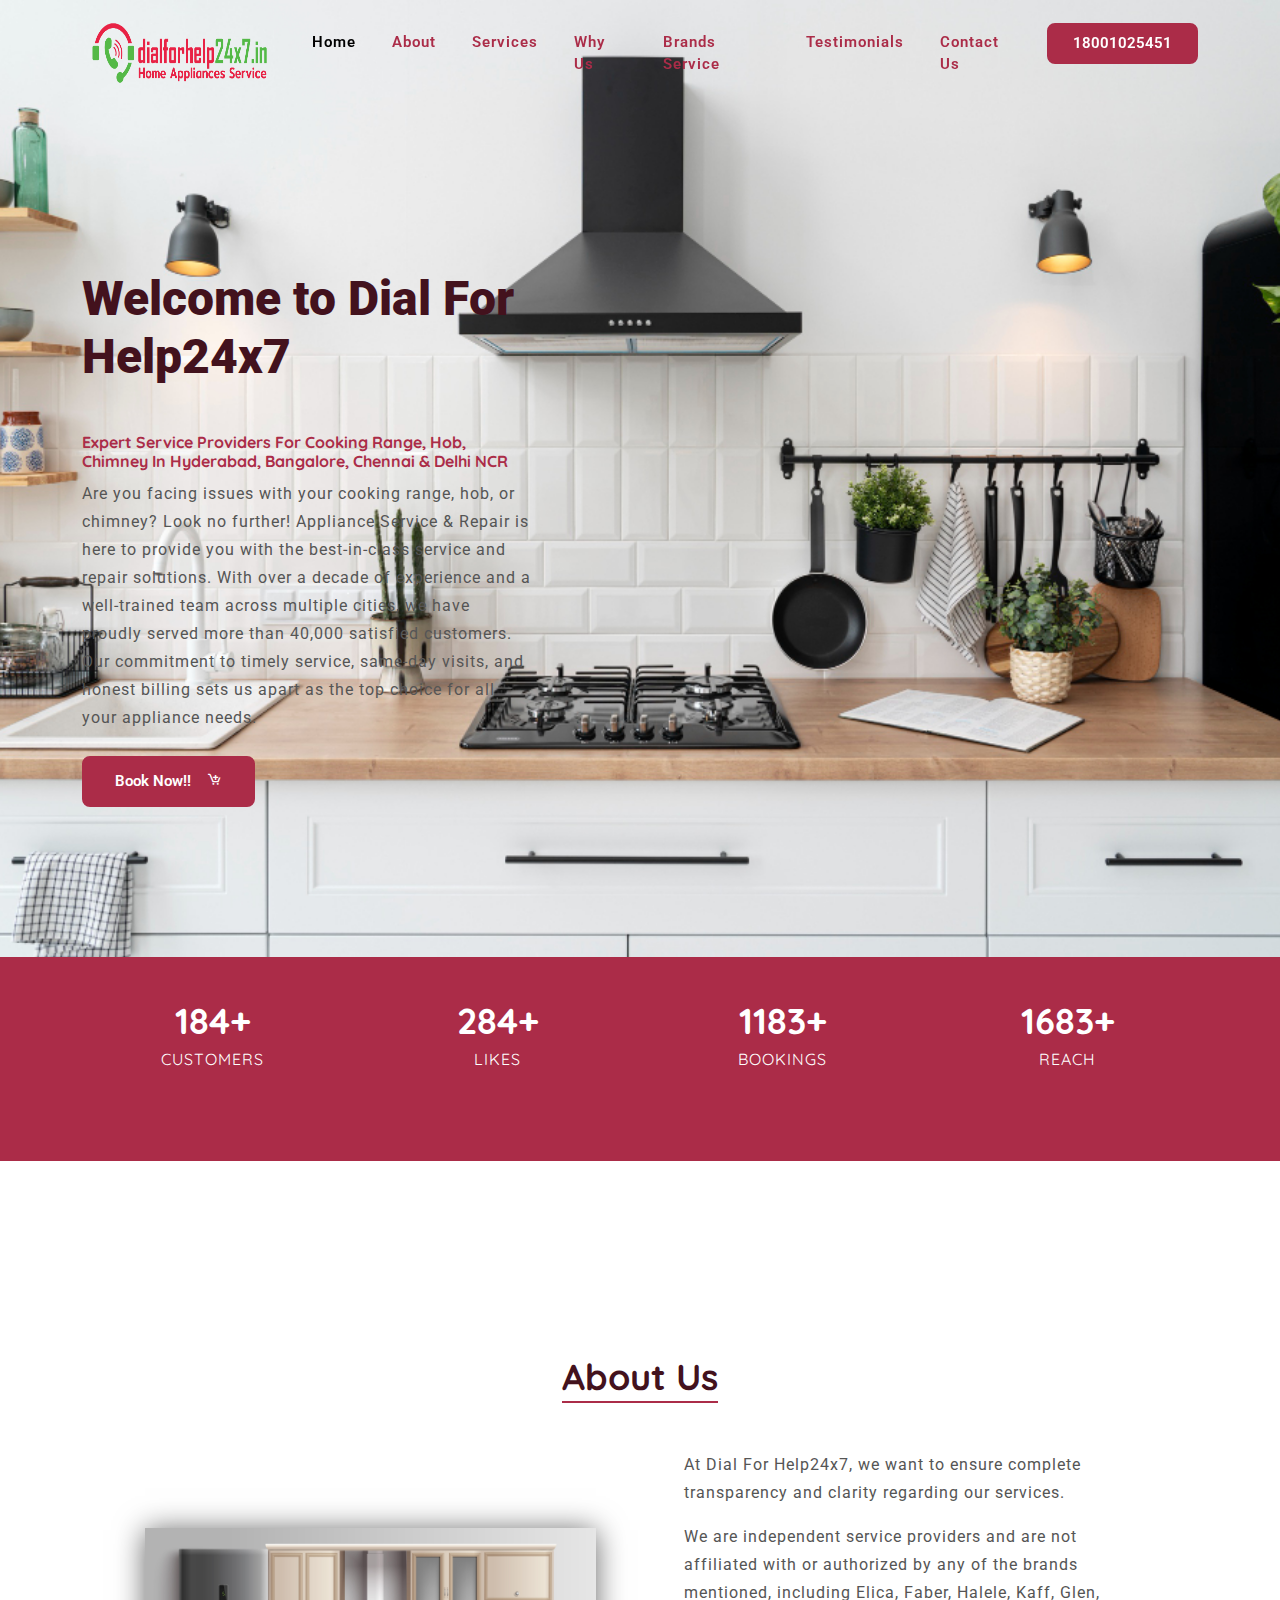
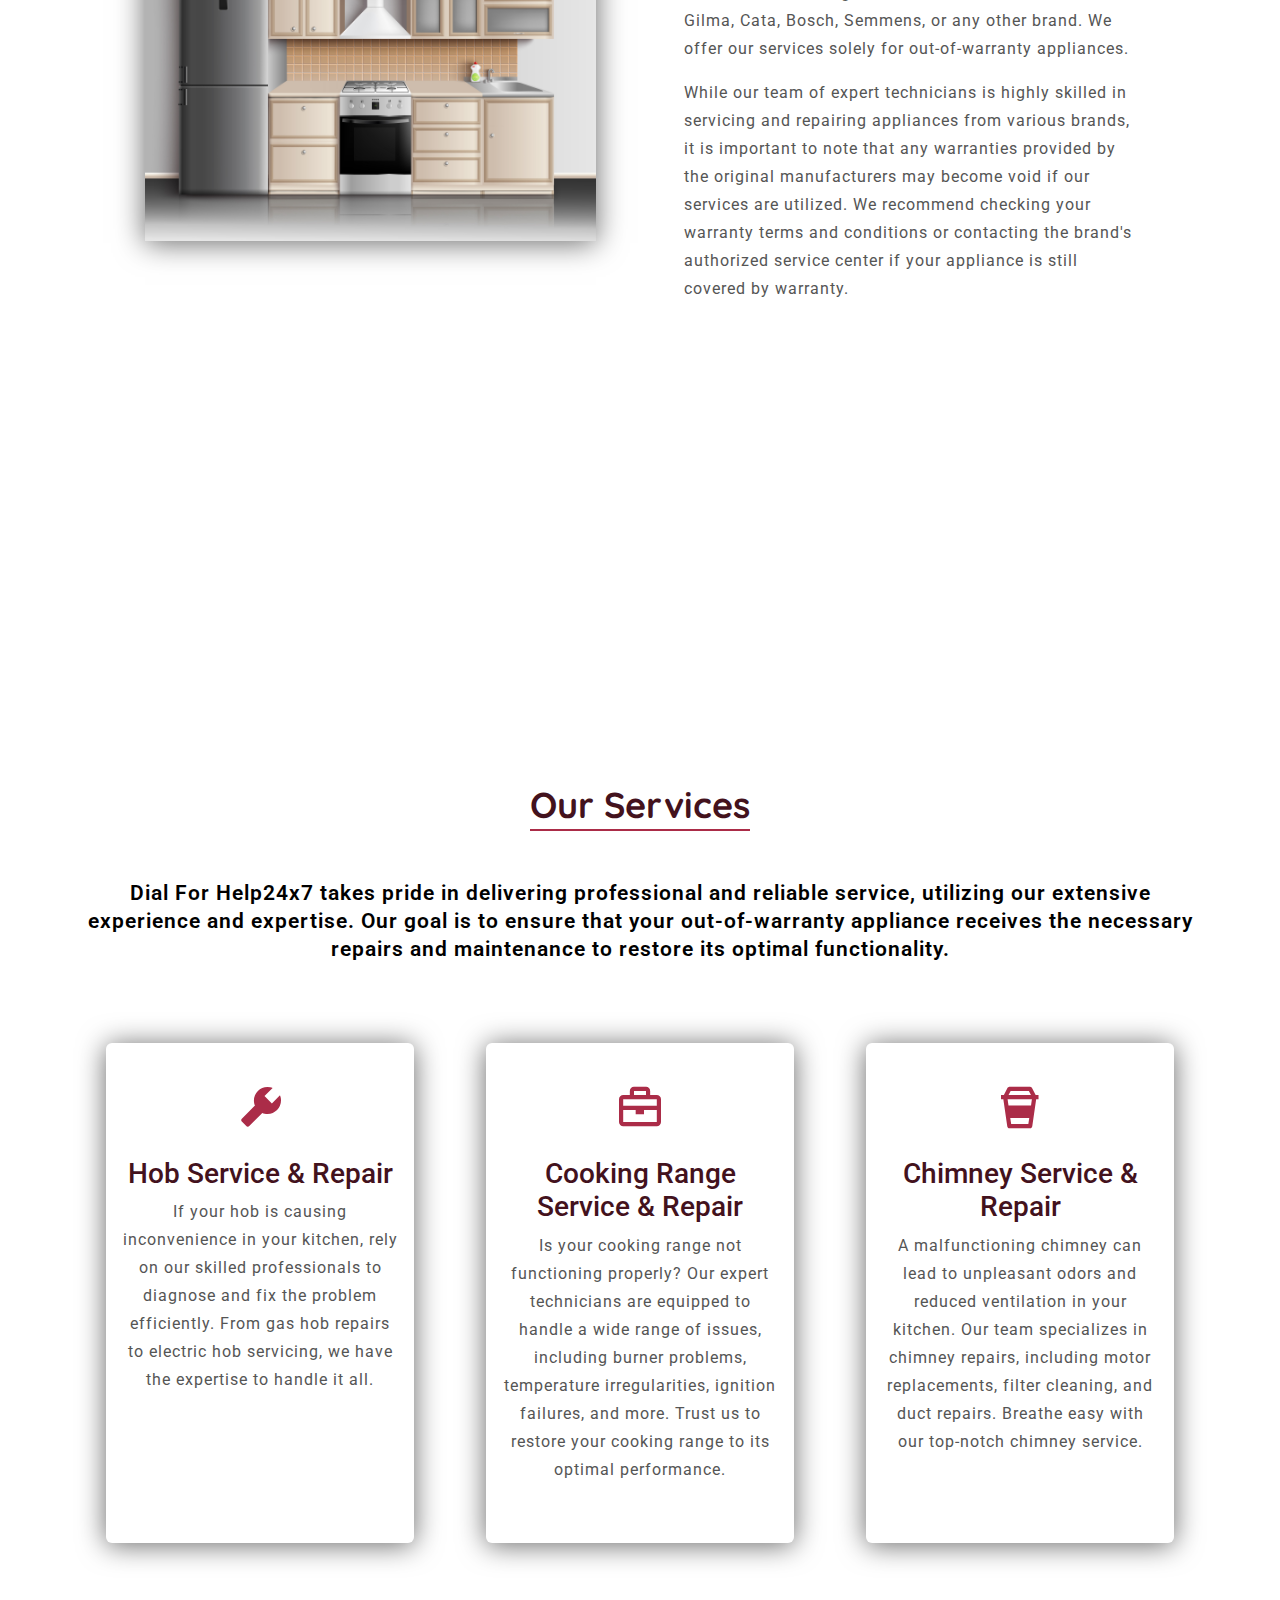
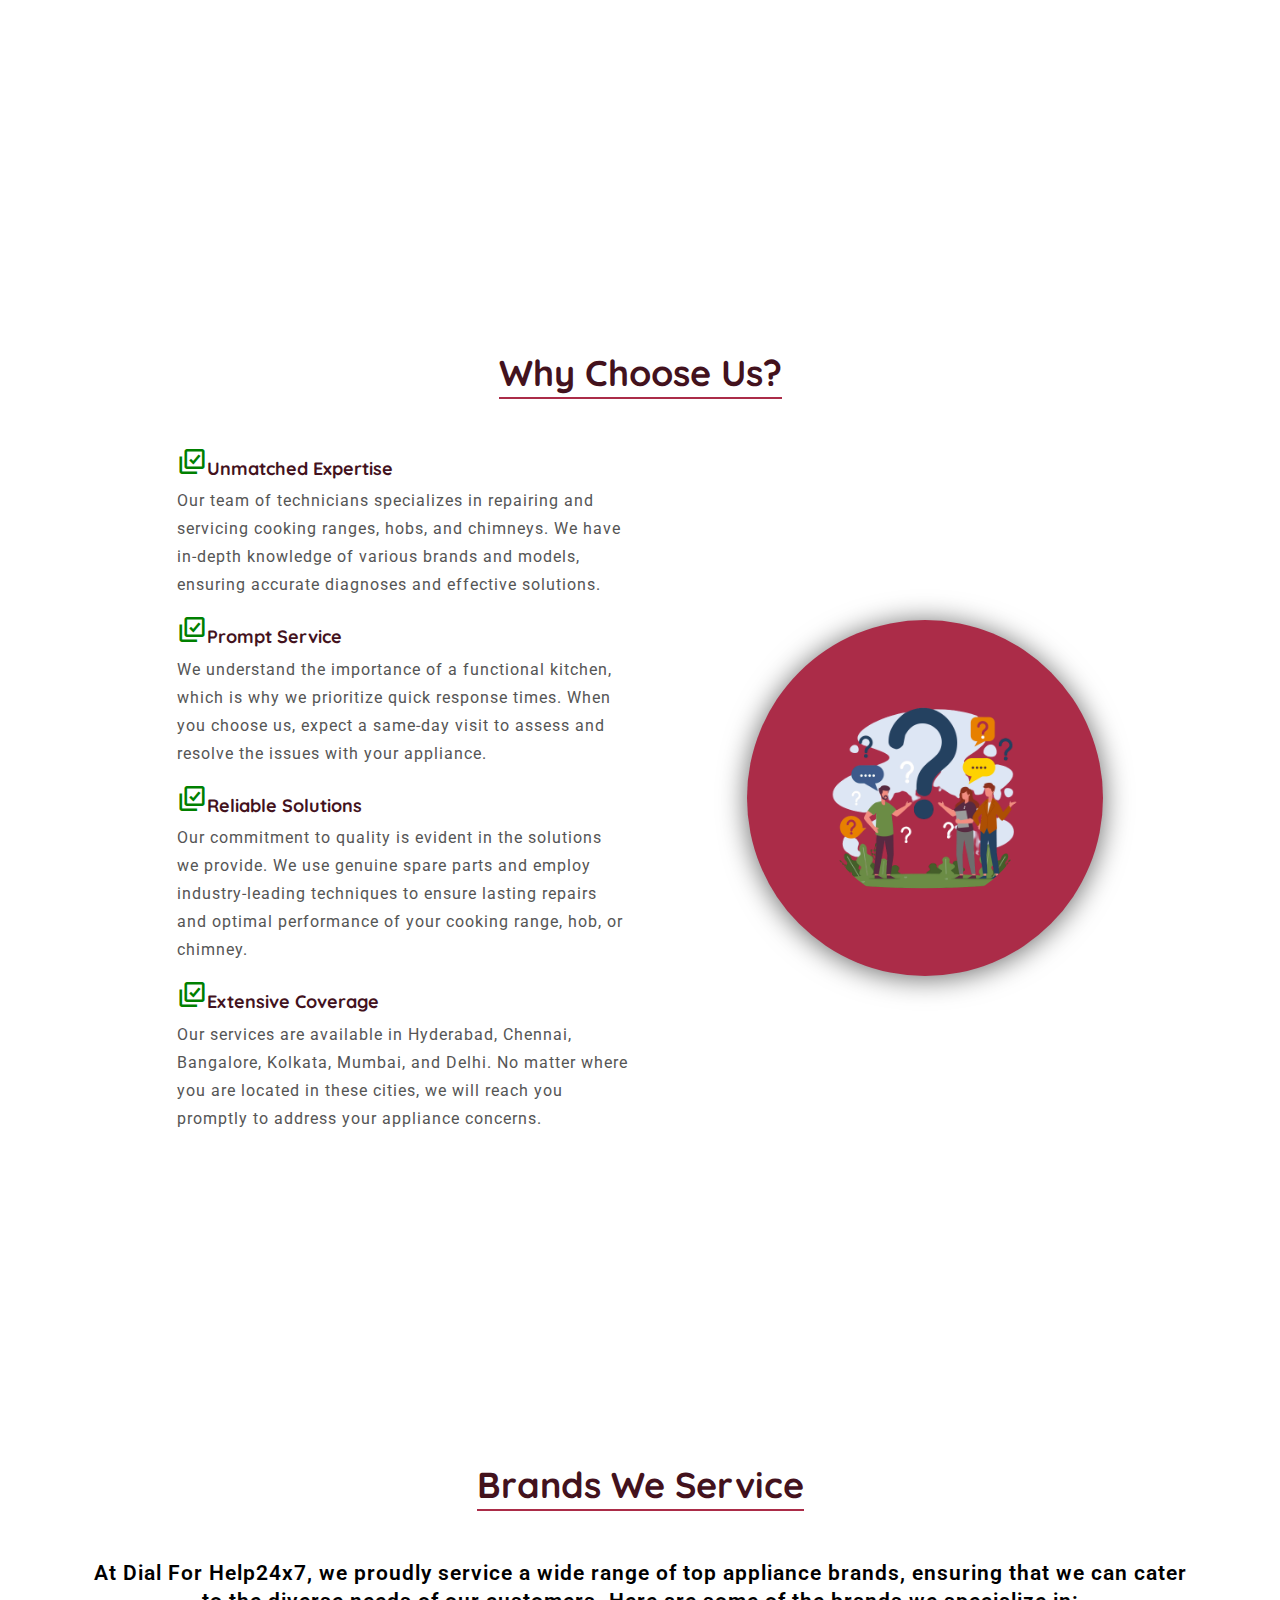
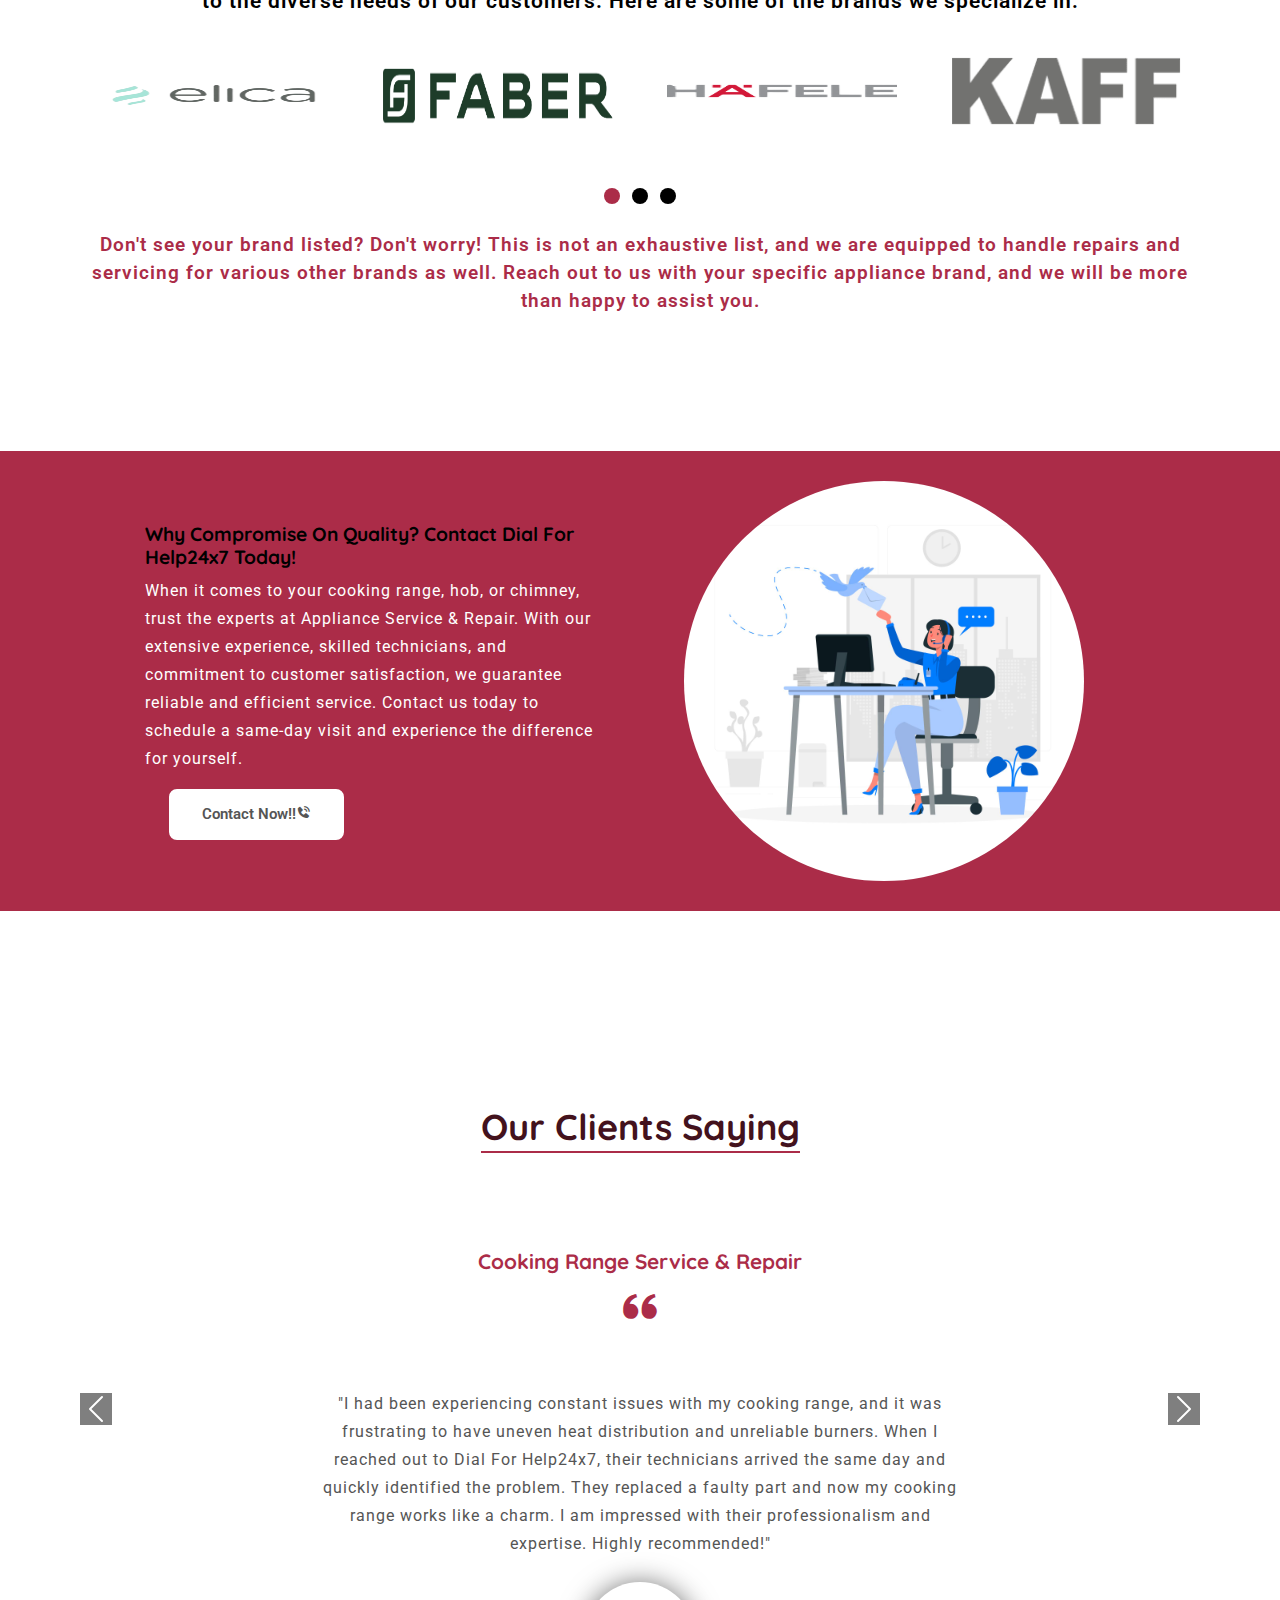
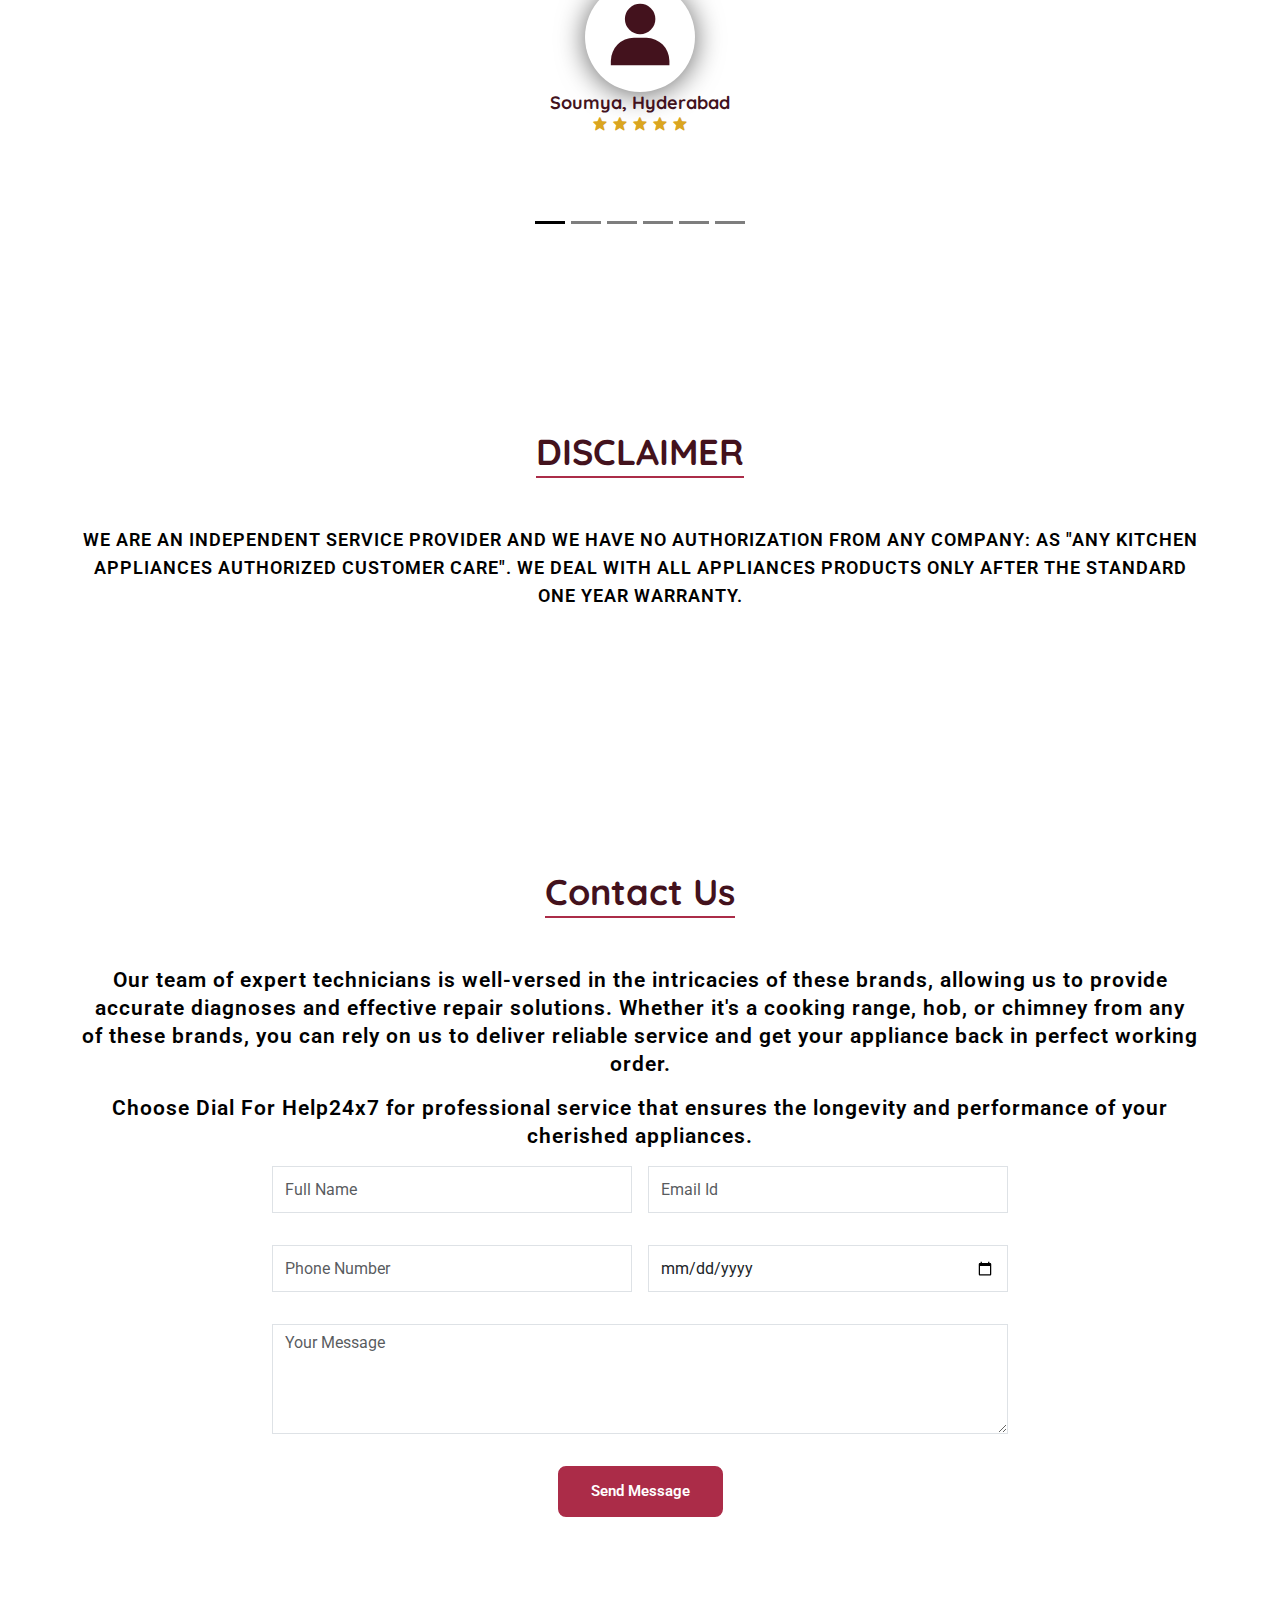
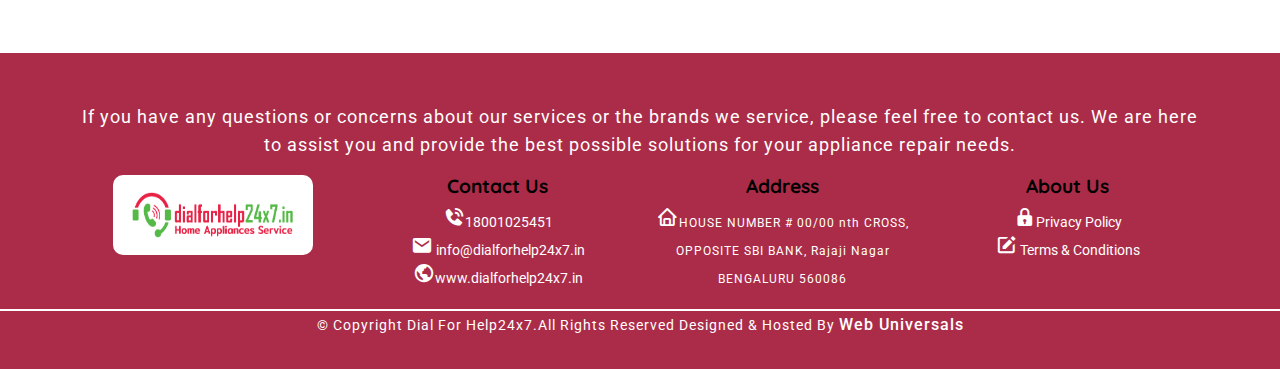
<file: cooking_landing_page/index.html>
<!DOCTYPE html>
<html lang="en">

<head>
    <meta charset="UTF-8">
    <meta name="viewport" content="width=device-width, initial-scale=1.0">
    <title>ApplianceService&Repair</title>
    <link rel="stylesheet" href="https://cdn.jsdelivr.net/npm/bootstrap@4.0.0/dist/css/bootstrap.min.css"
        integrity="sha384-Gn5384xqQ1aoWXA+058RXPxPg6fy4IWvTNh0E263XmFcJlSAwiGgFAW/dAiS6JXm" crossorigin="anonymous">
    <link rel="stylesheet" href="./bootstrap-5.3.0-dist/css/bootstrap.min.css">
    <link rel="stylesheet" href="./css/boxicons.min.css">
    <link rel="stylesheet" href="./css/owl.carousel.min.css">
    <link rel="stylesheet" href="./css/owl.theme.default.min.css">

    <link rel="stylesheet" href="./css/style.css">
</head>

<body>
    <!-- header -->
    <header>
        <nav class="navbar navbar-expand-lg navigation-wrap">
            <div class="container">
                <a class="navbar-brand logo-img" href="#"><img src="./images/Revised logo-01.png" alt=""></a>
                <button class="navbar-toggler" type="button" data-bs-toggle="collapse" data-bs-target="#navbarNav"
                    aria-controls="navbarNav" aria-expanded="false" aria-label="Toggle navigation">
                    <!-- <span class="navbar-toggler-icon"></span> -->
                    <i class="fas fa-stream navbar-toggler-icon"></i>
                </button>
                <div class="collapse navbar-collapse" id="navbarNav">
                    <ul class="navbar-nav ms-auto mb-2 mb-lg-0">
                        <li class="nav-item">
                            <a class="nav-link active" aria-current="page" href="#home">Home</a>
                        </li>
                        <li class="nav-item">
                            <a class="nav-link" href="#about">About</a>
                        </li>
                        <li class="nav-item">
                            <a class="nav-link" href="#services">Services</a>
                        </li>
                        <li class="nav-item">
                            <a class="nav-link" href="#why-us">Why Us</a>
                        </li>
                        <li class="nav-item">
                            <a class="nav-link" href="#brands">Brands Service</a>
                        </li>
                        <li class="nav-item">
                            <a class="nav-link" href="#reviews">Testimonials</a>
                        </li>
                        <li class="nav-item">
                            <a class="nav-link" href="#contact">Contact Us</a>
                        </li>
                        <li><a href="tel:18001025451"><button class="main-btn">
                            18001025451</button></a></li>
                    </ul>
                </div>
            </div>
        </nav>
    </header>
    <!--//header -->
    <!-- bannere-1 -->
    <section id="home">
        <div class="container-fluid px-0 top-banner">
            <div class="container">
                <div class="row">
                    <div class="col-lg-5 md-6">
                        <h1>Welcome to Dial For Help24x7</h1>
                        <h5>Expert Service Providers for Cooking Range, Hob, Chimney in Hyderabad, Bangalore,
                            Chennai & Delhi NCR</h5>
                        <p>Are you facing issues with your cooking range, hob, or chimney? Look no further! Appliance
                            Service & Repair is here to provide you with the best-in-class service and repair solutions.
                            With over a decade of experience and a well-trained team across multiple cities, we have
                            proudly served more than 40,000 satisfied customers. Our commitment to timely service,
                            same-day visits, and honest billing sets us apart as the top choice for all your appliance
                            needs.</p>
                        <div class="mt-4">
                            <a href="#contact"><button class="main-btn">Book Now!!<i class='bx bx-cart-add ps-3'></i></button></a>
                            <!-- <button class="white-btn ms-lg-4 mt-lg-0 mt-4">Book Now!!<i
                                    class='bx bx-cart-add ps-3'></i></button> -->
                        </div>

                    </div>
                </div>
            </div>

        </div>
    </section>

    <!--// bannere-1 -->
    <!--Count -->
    <section id="counter">
        <section class="counter-section">
            <div class="container">
                <div class="row text-center">
                    <div class="col-md-3 mb-lg-0 mb-md-0 mb-5">
                        <h2>
                            <span id="count1"></span>+
                            <p>Customers</p>
                        </h2>
                    </div>

                    <div class="col-md-3 mb-lg-0 mb-md-0 mb-5">
                        <h2>
                            <span id="count2"></span>+
                            <p>Likes</p>
                        </h2>
                    </div>
                    <div class="col-md-3 mb-lg-0 mb-md-0 mb-5">
                        <h2>
                            <span id="count3"></span>+
                            <p>Bookings</p>
                        </h2>
                    </div>
                    <div class="col-md-3 mb-lg-0 mb-md-0 mb-5">
                        <h2>
                            <span id="count4"></span>+
                            <p>Reach</p>
                        </h2>
                    </div>
                </div>
            </div>
        </section>

    </section>
    <!--// Count-->
    <!-- About Us-->
    <section id="about" class="about-sec">
        <div class="container">
            <div class="row">
                <div class="col-12 text-center gy-4 d-flex justify-content-center">
                    <h2 class="divider my-5">About Us</h2>
                </div>
            </div>
            <div class="row d-flex justify-content-evenly align-items-center gy-4">
                <div class="col-lg-5">
                    <img src="./images/about.jpg" alt="">
                </div>
                <div class="col-lg-5">
                    <p>At Dial For Help24x7, we want to ensure complete transparency and clarity regarding our
                        services.</p>
                    <p>We are independent service providers and are not affiliated with or authorized by any of the
                        brands mentioned, including Elica, Faber, Halele, Kaff, Glen, Gilma, Cata, Bosch, Semmens, or
                        any other brand. We offer our services solely for out-of-warranty appliances.</p>
                    <p>While our team of expert technicians is highly skilled in servicing and repairing appliances from
                        various brands, it is important to note that any warranties provided by the original
                        manufacturers may become void if our services are utilized. We recommend checking your warranty
                        terms and conditions or contacting the brand's authorized service center if your appliance is
                        still covered by warranty.</p>
                </div>
            </div>
        </div>
    </section>
    <!-- //About Us-->
    <!-- Services -->
    <section id="services" class="serv">
        <div class="container">
            <div class="row">
                <div class="col-12 text-center gy-4 d-flex justify-content-center mt-4">
                    <h2 class="divider my-5">Our Services</h2>
                </div>
            </div>
            <div class="row">
                <div class="col-lg-12 align-items-center">
                    <p class="text-center intro">Dial For Help24x7 takes pride in delivering professional and
                        reliable service, utilizing our
                        extensive experience and expertise. Our goal is to ensure that your out-of-warranty appliance
                        receives the necessary repairs and maintenance to restore its optimal functionality.</p>
                </div>
            </div>
            <div class="row my-5">
                <div class="col-12 col-sm-6 col-md-4 m-auto">
                    <div class="card border-0 text-center my-3">
                        <div class="card-body">
                            <i class='bx bxs-wrench'></i>
                            <h3>Hob Service & Repair</h3>
                            <p>If your hob is causing inconvenience in your kitchen, rely on our skilled professionals
                                to diagnose and fix the problem efficiently. From gas hob repairs to electric hob
                                servicing, we have the expertise to handle it all.</p>
                        </div>
                    </div>
                </div>

                <div class="col-12 col-sm-6 col-md-4 m-auto">
                    <div class="card  border-0 text-center my-3">
                        <div class="card-body">
                            <i class='bx bx-briefcase'></i></i>
                            <h3>Cooking Range Service & Repair</h3>
                            <p>Is your cooking range not functioning properly? Our expert technicians are equipped to
                                handle
                                a wide range of issues, including burner problems, temperature irregularities, ignition
                                failures, and more. Trust us to restore your cooking range to its optimal performance.
                            </p>
                        </div>
                    </div>
                </div>
                <div class="col-12 col-sm-6 col-md-4 m-auto">
                    <div class="card  border-0 text-center my-3">
                        <div class="card-body">
                            <i class='bx bx-coffee-togo'></i>
                            <h3>Chimney Service & Repair</h3>
                            <p>A malfunctioning chimney can lead to unpleasant odors and reduced ventilation in your
                                kitchen. Our team specializes in chimney repairs, including motor replacements, filter
                                cleaning, and duct repairs. Breathe easy with our top-notch chimney service.
                            </p>
                        </div>
                    </div>
                </div>

            </div>
        </div>
    </section>
    <!-- //Services-->
    <!-- Why Us-->
    <section id="why-us" class="why">
        <div class="container">
            <div class="row">
                <div class="col-12 text-center gy-4 d-flex justify-content-center">
                    <h2 class="divider my-5">Why Choose Us?</h2>
                </div>
            </div>

            <div class="row d-flex justify-content-evenly align-items-center gy-4">
                <div class="col-lg-5">

                    <div class="cin">
                        <h4> <i class='bx bx-select-multiple'></i>Unmatched Expertise</h4>
                    </div>
                    <p>Our team of technicians specializes in repairing and servicing cooking ranges, hobs, and
                        chimneys. We have in-depth knowledge of various brands and models, ensuring accurate
                        diagnoses and effective solutions.</p>

                    <div class="cin">
                        <h4> <i class='bx bx-select-multiple'></i>Prompt Service</h4>
                    </div>
                    <p>We understand the importance of a functional kitchen, which is why we prioritize quick
                        response times. When you choose us, expect a same-day visit to assess and resolve the
                        issues with your appliance.</p>

                    <div class="cin">
                        <h4> <i class='bx bx-select-multiple'></i>Reliable Solutions</h4>
                    </div>
                    <p>Our commitment to quality is evident in the solutions we provide. We use genuine spare
                        parts and employ industry-leading techniques to ensure lasting repairs and optimal
                        performance of your cooking range, hob, or chimney.</p>

                    <div class="cin">
                        <h4> <i class='bx bx-select-multiple'></i>Extensive Coverage</h4>
                    </div>
                    <p>Our services are available in Hyderabad, Chennai, Bangalore, Kolkata, Mumbai, and Delhi.
                        No matter where you are located in these cities, we will reach you promptly to address
                        your appliance concerns.</p>
                </div>
                <div class="col-lg-4">
                    <img src="./images/whyus.png" alt="">
                </div>
            </div>
        </div>
    </section>

    <!-- Why Us-->
    <!-- brands-->
    <section id="brands" class="brands">
        <div class="container">
            <div class="row">
                <div class="col-12 text-center gy-4 d-flex justify-content-center">
                    <h2 class="divider my-5">Brands We Service </h2>
                </div>
            </div>
            <div class="row">
                <div class="col-lg-12 align-items-center">
                    <p class="text-center intro">At Dial For Help24x7, we proudly service a wide range of top
                        appliance brands, ensuring that we can cater to the diverse needs of our customers. Here are
                        some of the brands we specialize in:</p>
                </div>

            </div>

            <div class="row">
                <div class="col-lg-12">
                    <div class="team-slider owl-carousel">
                        <div class="single-box text-center">
                            <div class="img-area">
                                <img src="./images/elicaLogo-removebg-preview.png" class="img-fluid move-animation"
                                    alt="">
                            </div>
                        </div>
                        <div class="single-box text-center">
                            <div class="img-area">
                                <img src="./images/faberLogo.png" class="img-fluid move-animation" alt="">
                            </div>
                        </div>
                        <div class="single-box text-center">
                            <div class="img-area">
                                <img src="./images/hafeleLogo-removebg-preview.png" class="img-fluid move-animation"
                                    alt="">
                            </div>
                        </div>
                        <div class="single-box text-center">
                            <div class="img-area">
                                <img src="./images/kaffLogo.png" class="img-fluid move-animation" alt="">
                            </div>
                        </div>
                        <div class="single-box text-center">
                            <div class="img-area">
                                <img src="./images/glenLogo.png" class="img-fluid move-animation" alt="">
                            </div>
                        </div>
                        <div class="single-box text-center">
                            <div class="img-area">
                                <img src="./images/gilmaLogo.png" class="img-fluid move-animation" alt="">
                            </div>
                        </div>
                        <div class="single-box text-center">
                            <div class="img-area">
                                <img src="./images/cataLogo.png" class="img-fluid move-animation" alt="">
                            </div>
                        </div>
                        <div class="single-box text-center">
                            <div class="img-area">
                                <img src="./images/boshLogo.png" class="img-fluid move-animation" alt="">
                            </div>
                        </div>
                        <div class="single-box text-center">
                            <div class="img-area">
                                <img src="./images/siemensLogo.png" class="img-fluid move-animation" alt="">
                            </div>
                        </div>
                    </div>
                </div>

            </div>
            <div class="row con-row">
                <div class="col-lg-12 align-items-center brandserv">
                    
                    <p class="text-center">Don't see your brand listed? Don't worry! This is not an exhaustive list, and
                        we are equipped to
                        handle repairs and servicing for various other brands as well. Reach out to us with your
                        specific appliance brand, and we will be more than happy to assist you.</p>
                   

                </div>

            </div>
    </section>
    <!-- //brands-->
    <!-- Contact-->
    <section id="contacts" class="contact">
        <div class="container">
            <div class="row d-flex justify-content-evenly align-items-center gy-4">
                <div class="col-lg-5">
                    <h5>Why Compromise on Quality? Contact Dial For Help24x7 Today!</h5>
                    <p>When it comes to your cooking range, hob, or chimney, trust the experts at Appliance Service &
                        Repair. With our extensive experience, skilled technicians, and commitment to customer
                        satisfaction,
                        we guarantee reliable and efficient service. Contact us today to schedule a same-day visit and
                        experience the difference for yourself.</p>
                    <a href="tel:18001025451"><button class="white-btn ms-lg-4 mt-lg-0 mt-4 contact-now">Contact Now!!<i
                            class='bx bxs-phone-call'></i></button></a>
                </div>
                <div class="col-lg-5">
                    <img src="./images/8690678_3969587.jpg" alt="">
                </div>
            </div>
        </div>
    </section>
    <!--//Contact-->

    <!-- testimonial-->
    <section id="reviews" class="reviews">
        <div class="container">
            <div class="row">
                <div class="col-12 text-center gy-4 d-flex justify-content-center">
                    <h2 class="divider my-5">Our Clients Saying</h2>
                </div>
            </div>
            <div id="reviewsSlider" class="carousel slide" data-bs-slide="true">
                <div class="carousel-indicators">
                    <button type="button" data-bs-target="#reviewsSlider" data-bs-slide-to="0" class="active"
                        aria-current="true" aria-label="Slide 1"></button>
                    <button type="button" data-bs-target="#reviewsSlider" data-bs-slide-to="1"
                        aria-label="Slide 2"></button>
                    <button type="button" data-bs-target="#reviewsSlider" data-bs-slide-to="2"
                        aria-label="Slide 3"></button>
                    <button type="button" data-bs-target="#reviewsSlider" data-bs-slide-to="3"
                        aria-label="Slide 4"></button>
                    <button type="button" data-bs-target="#reviewsSlider" data-bs-slide-to="4"
                        aria-label="Slide 5"></button>
                    <button type="button" data-bs-target="#reviewsSlider" data-bs-slide-to="5"
                        aria-label="Slide 6"></button>
                </div>
                <div class="carousel-inner">
                    <div class="carousel-item active">
                        <div class="row justify-content-center">
                            <div class="col-lg-8">
                                <div class="review bg-white p-5 text-center">
                                    <h5>Cooking Range Service & Repair</h5>
                                    <div class="quote-icon"> <i class='bx bxs-quote-alt-left'></i></div>
                                    <div>

                                        <p class="mb-0 mt-5">"I had been experiencing constant issues with my cooking
                                            range, and it was frustrating to have uneven heat distribution and
                                            unreliable
                                            burners. When I reached out to Dial For Help24x7, their technicians
                                            arrived the same day and quickly identified the problem. They replaced a
                                            faulty
                                            part and now my cooking range works like a charm. I am impressed with their
                                            professionalism and expertise. Highly recommended!"</p>
                                        <div class="person mt-4"><i class='bx bxs-user'></i></div>
                                        <h4 class="mb-0">Soumya, Hyderabad</h4>
                                        <div class="star">
                                            <span>
                                                <i class='bx bxs-star'></i>
                                                <i class='bx bxs-star'></i>
                                                <i class='bx bxs-star'></i>
                                                <i class='bx bxs-star'></i>
                                                <i class='bx bxs-star'></i>
                                            </span>
                                        </div>
                                    </div>
                                </div>
                            </div>
                        </div>
                    </div>


                    <div class="carousel-item">
                        <div class="row justify-content-center">
                            <div class="col-lg-8">
                                <div class="review bg-white p-5 text-center">
                                    <h5>Cooking Range Service & Repair</h5>
                                    <div class="quote-icon"> <i class='bx bxs-quote-alt-left'></i></div>
                                    <div>

                                        <p class="mb-0 mt-5">"Dial For Help24x7 exceeded my expectations when
                                            it came to repairing my cooking range. From the moment I contacted them,
                                            their team was responsive and helpful. The technician arrived on time,
                                            diagnosed the issue accurately, and fixed it promptly. I appreciate their
                                            attention to detail and the fact that they only used genuine spare parts.
                                            Thanks to them, I can now cook without any hassle. I am extremely satisfied
                                            with their service."</p>
                                        <div class="person  mt-4"><i class='bx bxs-user'></i></div>
                                        <h4 class="mb-0">Ranjitjh, Hyderabad</h4>
                                        <div class="star">
                                            <span>
                                                <i class='bx bxs-star'></i>
                                                <i class='bx bxs-star'></i>
                                                <i class='bx bxs-star'></i>
                                                <i class='bx bxs-star'></i>
                                                <i class='bx bxs-star'></i>
                                            </span>
                                        </div>
                                    </div>
                                </div>
                            </div>
                        </div>
                    </div>

                    <div class="carousel-item">
                        <div class="row justify-content-center">
                            <div class="col-lg-8">
                                <div class="review bg-white p-5 text-center">
                                    <h5>Hob Service & Repair</h5>
                                    <div class="quote-icon"> <i class='bx bxs-quote-alt-left'></i></div>
                                    <div>

                                        <p class="mb-0 mt-5">"I was having trouble with my hob, as one of the burners
                                            was not igniting properly. I contacted Dial For Help24x7 based on a
                                            friend's recommendation, and I'm glad I did. Their technician arrived on the
                                            same day and skillfully repaired the faulty ignition system. The service was
                                            efficient, and the technician even provided some valuable tips for
                                            maintaining the hob. I am grateful for their expertise and friendly
                                            approach."</p>
                                        <div class="person  mt-4"><i class='bx bxs-user'></i></div>
                                        <h4 class="mb-0">Ramesh, Hyderabad</h4>
                                        <div class="star">
                                            <span>
                                                <i class='bx bxs-star'></i>
                                                <i class='bx bxs-star'></i>
                                                <i class='bx bxs-star'></i>
                                                <i class='bx bxs-star'></i>
                                                <i class='bx bxs-star'></i>
                                            </span>
                                        </div>
                                    </div>
                                </div>
                            </div>
                        </div>
                    </div>

                    <div class="carousel-item">
                        <div class="row justify-content-center">
                            <div class="col-lg-8">
                                <div class="review bg-white p-5 text-center">
                                    <h5>Hob Service & Repair</h5>
                                    <div class="quote-icon"> <i class='bx bxs-quote-alt-left'></i></div>
                                    <div>

                                        <p class="mb-0 mt-5">"Dial For Help24x7 saved the day when my electric
                                            hob suddenly stopped working. I called them, and they promptly sent a
                                            technician who identified the issue as a faulty circuit board. Within a
                                            short time, they replaced the board and had my hob up and running again.
                                            Their professionalism, promptness, and reasonable pricing impressed me. I
                                            will definitely turn to them for any future appliance repairs. Highly
                                            recommended!"</p>
                                        <div class="person  mt-4"><i class='bx bxs-user'></i></div>
                                        <h4 class="mb-0">Tripurari, Hyderabad</h4>
                                        <div class="star">
                                            <span>
                                                <i class='bx bxs-star'></i>
                                                <i class='bx bxs-star'></i>
                                                <i class='bx bxs-star'></i>
                                                <i class='bx bxs-star'></i>
                                                <i class='bx bxs-star'></i>
                                            </span>
                                        </div>
                                    </div>
                                </div>
                            </div>
                        </div>
                    </div>

                    <div class="carousel-item">
                        <div class="row justify-content-center">
                            <div class="col-lg-8">
                                <div class="review bg-white p-5 text-center">
                                    <h5>Chimney Service & Repair</h5>
                                    <div class="quote-icon"> <i class='bx bxs-quote-alt-left'></i></div>
                                    <div>

                                        <p class="mb-0 mt-5">"I had been experiencing a foul smell in my kitchen due to
                                            a malfunctioning chimney. I contacted Dial For Help24x7, and their
                                            team quickly came to my rescue. They thoroughly cleaned the filters, fixed a
                                            motor issue, and made some necessary duct repairs. Now, my kitchen is
                                            odor-free, and the chimney works perfectly. Their attention to detail and
                                            commitment to resolving the problem impressed me. I am grateful for their
                                            excellent service."</p>
                                        <div class="person  mt-4"><i class='bx bxs-user'></i></div>
                                        <h4 class="mb-0">Somesh Shah, Hyderabad</h4>
                                        <div class="star">
                                            <span>
                                                <i class='bx bxs-star'></i>
                                                <i class='bx bxs-star'></i>
                                                <i class='bx bxs-star'></i>
                                                <i class='bx bxs-star'></i>
                                                <i class='bx bxs-star'></i>
                                            </span>
                                        </div>
                                    </div>
                                </div>
                            </div>
                        </div>
                    </div>

                    <div class="carousel-item">
                        <div class="row justify-content-center">
                            <div class="col-lg-8">
                                <div class="review bg-white p-5 text-center">
                                    <h5>Chimney Service & Repair</h5>
                                    <div class="quote-icon"> <i class='bx bxs-quote-alt-left'></i></div>
                                    <div>

                                        <p class="mb-0 mt-5">: "The team at Dial For Help24x7 provided
                                            exceptional chimney repair service. I had been facing poor suction and noise
                                            issues with my chimney, making cooking a frustrating experience. Their
                                            technicians arrived promptly, inspected the chimney thoroughly, and repaired
                                            it efficiently. They also gave me valuable maintenance tips to ensure its
                                            longevity. I am delighted with their service and would recommend them to
                                            anyone in need of chimney repairs."</p>
                                        <div class="person  mt-4"><i class='bx bxs-user'></i></div>
                                        <h4 class="mb-0">Ravi Dubey, Hyderabad</h4>
                                        <div class="star">
                                            <span>
                                                <i class='bx bxs-star'></i>
                                                <i class='bx bxs-star'></i>
                                                <i class='bx bxs-star'></i>
                                                <i class='bx bxs-star'></i>
                                                <i class='bx bxs-star'></i>
                                            </span>
                                        </div>
                                    </div>
                                </div>
                            </div>
                        </div>
                    </div>


                </div>

            </div>
            <button class="carousel-control-prev" type="button" data-bs-target="#reviewsSlider" data-bs-slide="prev">
                <span class="carousel-control-prev-icon" aria-hidden="true"></span>
                <span class="visually-hidden">Previous</span>
            </button>
            <button class="carousel-control-next" type="button" data-bs-target="#reviewsSlider" data-bs-slide="next">
                <span class="carousel-control-next-icon" aria-hidden="true"></span>
                <span class="visually-hidden">Next</span>
            </button>
        </div>

    </section>
    <!-- //testimonial-->
    <!-- Disclaimer-->
    <section id="disclaim" class="disclaim">
        <div class="container">
            <div class="row">
                <div class="col-12 text-center gy-4 d-flex justify-content-center">
                    <h2 class="divider my-5 text-uppercase">Disclaimer </h2>
                </div>
            </div>
            <div class="row">
                <div class="col-lg-12 align-items-center">
                    <p class="text-center intro">WE ARE AN INDEPENDENT SERVICE PROVIDER AND WE HAVE NO AUTHORIZATION
                        FROM ANY COMPANY: AS "ANY KITCHEN APPLIANCES AUTHORIZED CUSTOMER CARE". WE DEAL WITH ALL
                        APPLIANCES
                        PRODUCTS ONLY AFTER THE STANDARD ONE YEAR WARRANTY.</p>
                </div>

            </div>
    </section>
    <!-- //Disclaimer-->
    <!-- Contact form-->
    <section id="contact" class="contact-us">
        <div class="container">
            <div class="row">
                <div class="col-12 text-center gy-4 d-flex justify-content-center">
                    <h2 class="divider my-5">Contact Us</h2>
                </div>
            </div>
            <div class="row">
                <div class="col-lg-12 align-items-center">
                    <p class="text-center intro">Our team of expert technicians is well-versed in the intricacies of
                        these brands, allowing us to provide accurate diagnoses and effective repair solutions. Whether
                        it's a cooking range, hob, or chimney from any of these brands, you can rely on us to deliver
                        reliable service and get your appliance back in perfect working order.</p>
                    <p class="text-center intro">Choose Dial For Help24x7 for professional service that ensures
                        the longevity and performance of your cherished appliances.</p>
                </div>

            </div>
            <form action="#" class="row justify-content-center">
                <div class="col-lg-8"><div class="row g-3">
                    <div class="form-group col-md-6">
                        <input type="text" name="" id="" class="form-control" placeholder="Full Name">
                    </div>
                    <div class="form-group col-md-6">
                        <input type="email" name="" id="" class="form-control" placeholder="Email Id">
                    </div>
                    <div class="form-group col-md-6">
                        <input type="tel" name="" id="" class="form-control" placeholder="Phone Number">
                    </div>
                    <div class="form-group col-md-6">
                        <input type="date" name="" id="" class="form-control" placeholder="Date">
                    </div>
                    <div class="form-group col-md-12">
                       <textarea name="" id="" cols="30" rows="4" class="form-control" placeholder="Your Message"></textarea>
                    </div>
                    <div class="form-group col-md-12 text-center">
                       <a href="./submit.html" class="main-btn">Send Message</a>
                     </div>
                </div>
            </div>   
            </form>
        </div>
    </section>
    <!-- //Contact form-->

    <!-- Footer-->

    <footer class="footer" id="footer">
        <div class="footer-top">

            <div class="container">
                <div class="row text-center">
                    <p class="">If you have any questions or concerns about our services or the brands we service,
                        please feel free to contact us. We are here to assist you and provide the best possible
                        solutions for your appliance repair needs.</p>

                </div>
                <div class="row text-center gy-5 justify-content-evenly">
                    <div class="col-lg-3 col-sm-6">
                        <a href="" class="logo"><img src="./images/Revised logo-01.png" alt=""></a>
                        <!-- <div class="line"></div> -->
                    </div>
                    <div class="col-lg-3 col-sm-6 text-center">
                        <h5>Contact Us</h5>
                        <ul style="padding: 0px;">
                            <li><a href="tel:18001025451"><i class='bx bxs-phone-call'></i>18001025451</a></li>
                            <li><a href="mailto: info@dialforhelp24x7.in"><i class='bx bxs-envelope'></i>
                                    info@dialforhelp24x7.in</a>
                            </li>
                            <li><a href="www.dialforhelp24x7.in"><i class='bx bx-world'></i>www.dialforhelp24x7.in</a></li>
                        </ul>

                    </div>

                    <div class="col-lg-3 col-sm-6 add">
                        <h5> Address</h5>
                        <p><i class='bx bx-home'></i>HOUSE NUMBER # 00/00 nth CROSS,
                            OPPOSITE SBI BANK, Rajaji Nagar
                            BENGALURU 560086
                        </p>
                    </div>

                    <div class="col-lg-3 col-sm-6 text-center">
                        <h5>About Us</h5>
                        <ul style="padding: 0px;">
                            <li><a href="./policy.html"><i class='bx bxs-lock'></i>Privacy Policy</i></a></li>
                            <li><a href="./term.html"><i class='bx bxs-edit'></i>
                                    Terms & Conditions</a>
                            </li>
                        </ul>

                    </div>

                </div>
            </div>

        </div>
        <div class="footer-bottom">
            <div class="container">
                <div class="row g-4 justify-content-start">
                    <div class="col text-center">
                        <p class="mb-0 ">&copy; Copyright Dial For Help24x7.All Rights
                            Reserved Designed &
                            Hosted
                            By <span><a href="https://webuniversals.co.in/" target="_blank" class="web logo">Web
                                    Universals</a></span> </p>
                    </div>
                </div>
                <!-- <div class="d-flex icon-social">
                    <div><a class="call" href="tel:"><i class='bx bxs-phone-call'></i></a></div>
                    <div><a class="email" href="mailto:"><i class='bx bxs-envelope'></i></a></div>

                </div> -->
            </div>
        </div>
    </footer>
    <!-- //Footer-->
     <!-- Call us -->
<section class="call-us" id="callus">
    <p class="text-center stick-bot"><a href="tel:18001025451" class="ttt"><i class="bx bxs-phone-call"></i> Call Us:</a></p>
</section>
<!-- //Call us -->
  






    <script src="https://cdn.jsdelivr.net/npm/bootstrap@4.0.0/dist/js/bootstrap.min.js"
        integrity="sha384-JZR6Spejh4U02d8jOt6vLEHfe/JQGiRRSQQxSfFWpi1MquVdAyjUar5+76PVCmYl"
        crossorigin="anonymous"></script>
    <script src="./bootstrap-5.3.0-dist/js/bootstrap.bundle.js"></script>
    <script src="./javascript/jquery.min.js"></script>
    <script src="./javascript/owl.carousel.min.js"></script>
    <script src="./javascript/app.js"></script>
    <script src="https://unpkg.com/aos@2.3.1/dist/aos.js"></script>
    <script src="./javascript/animation.js"></script>

</body>

</html>
</file>
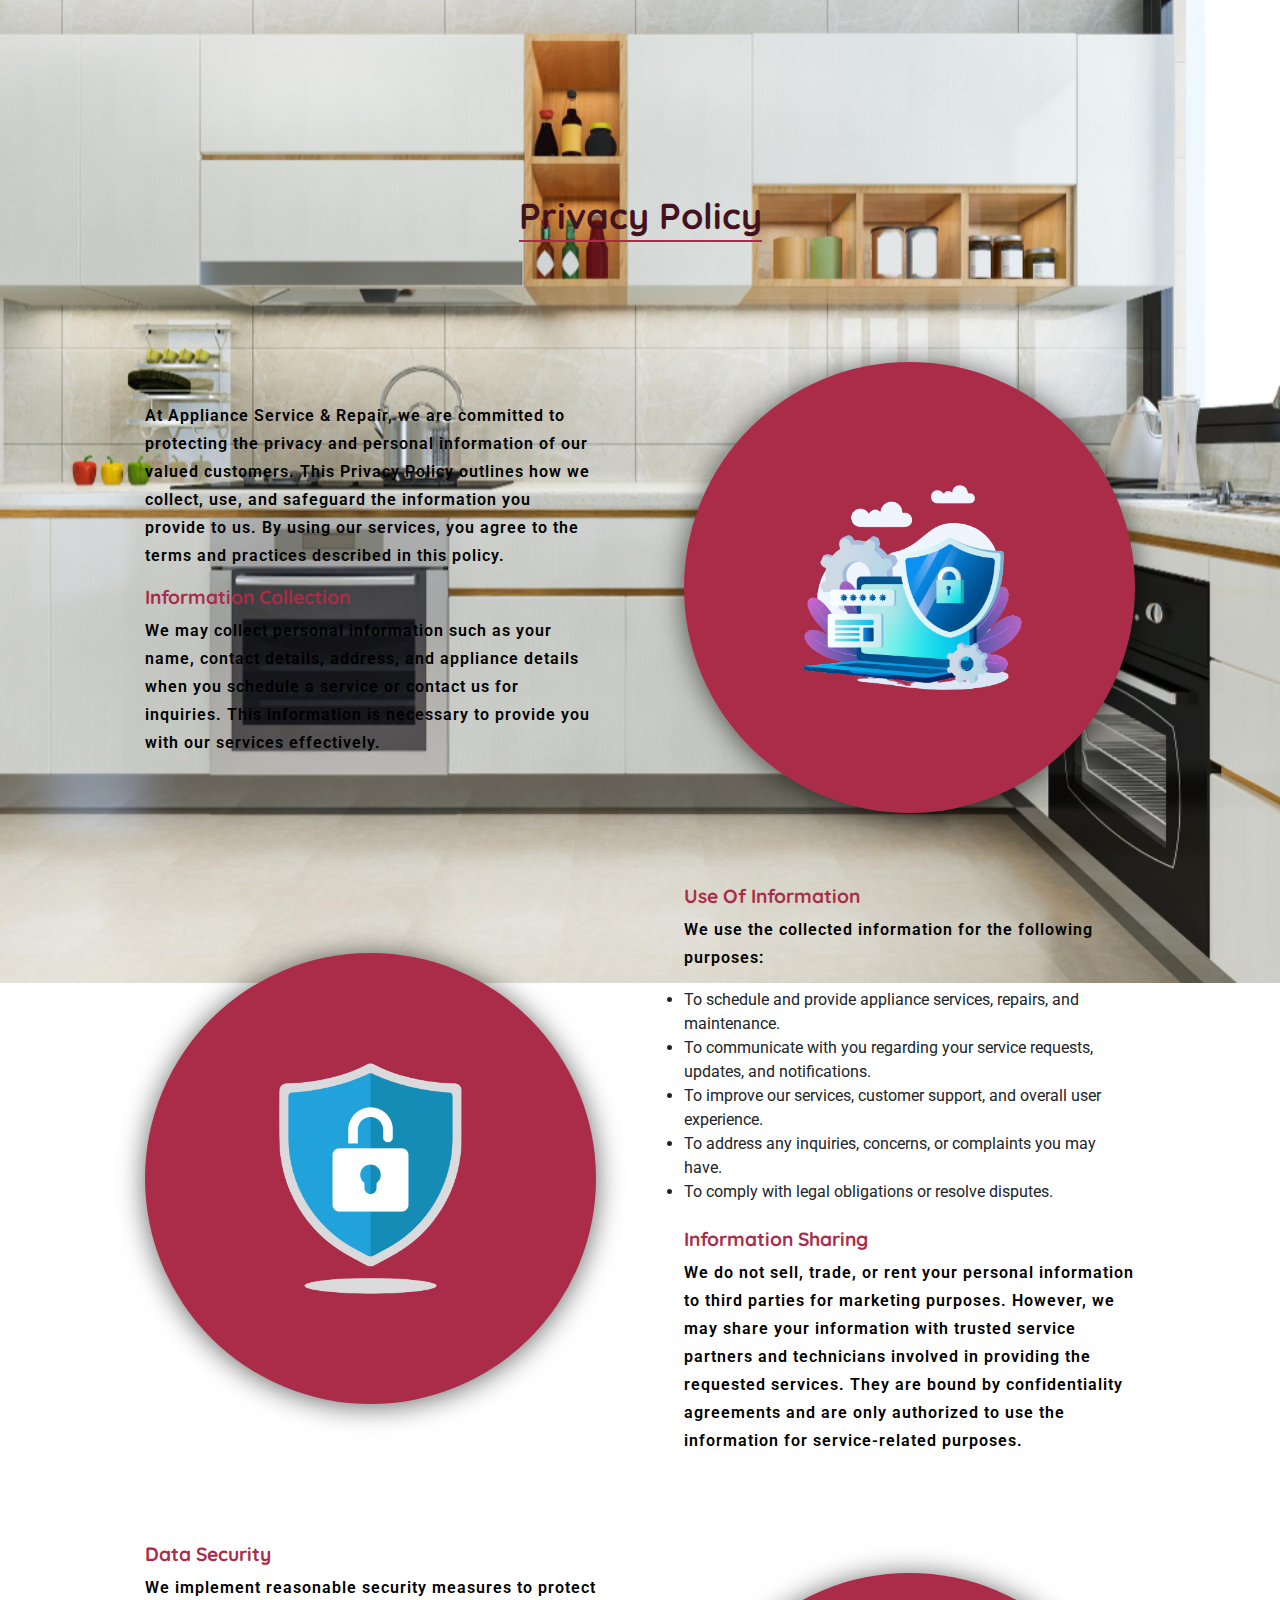
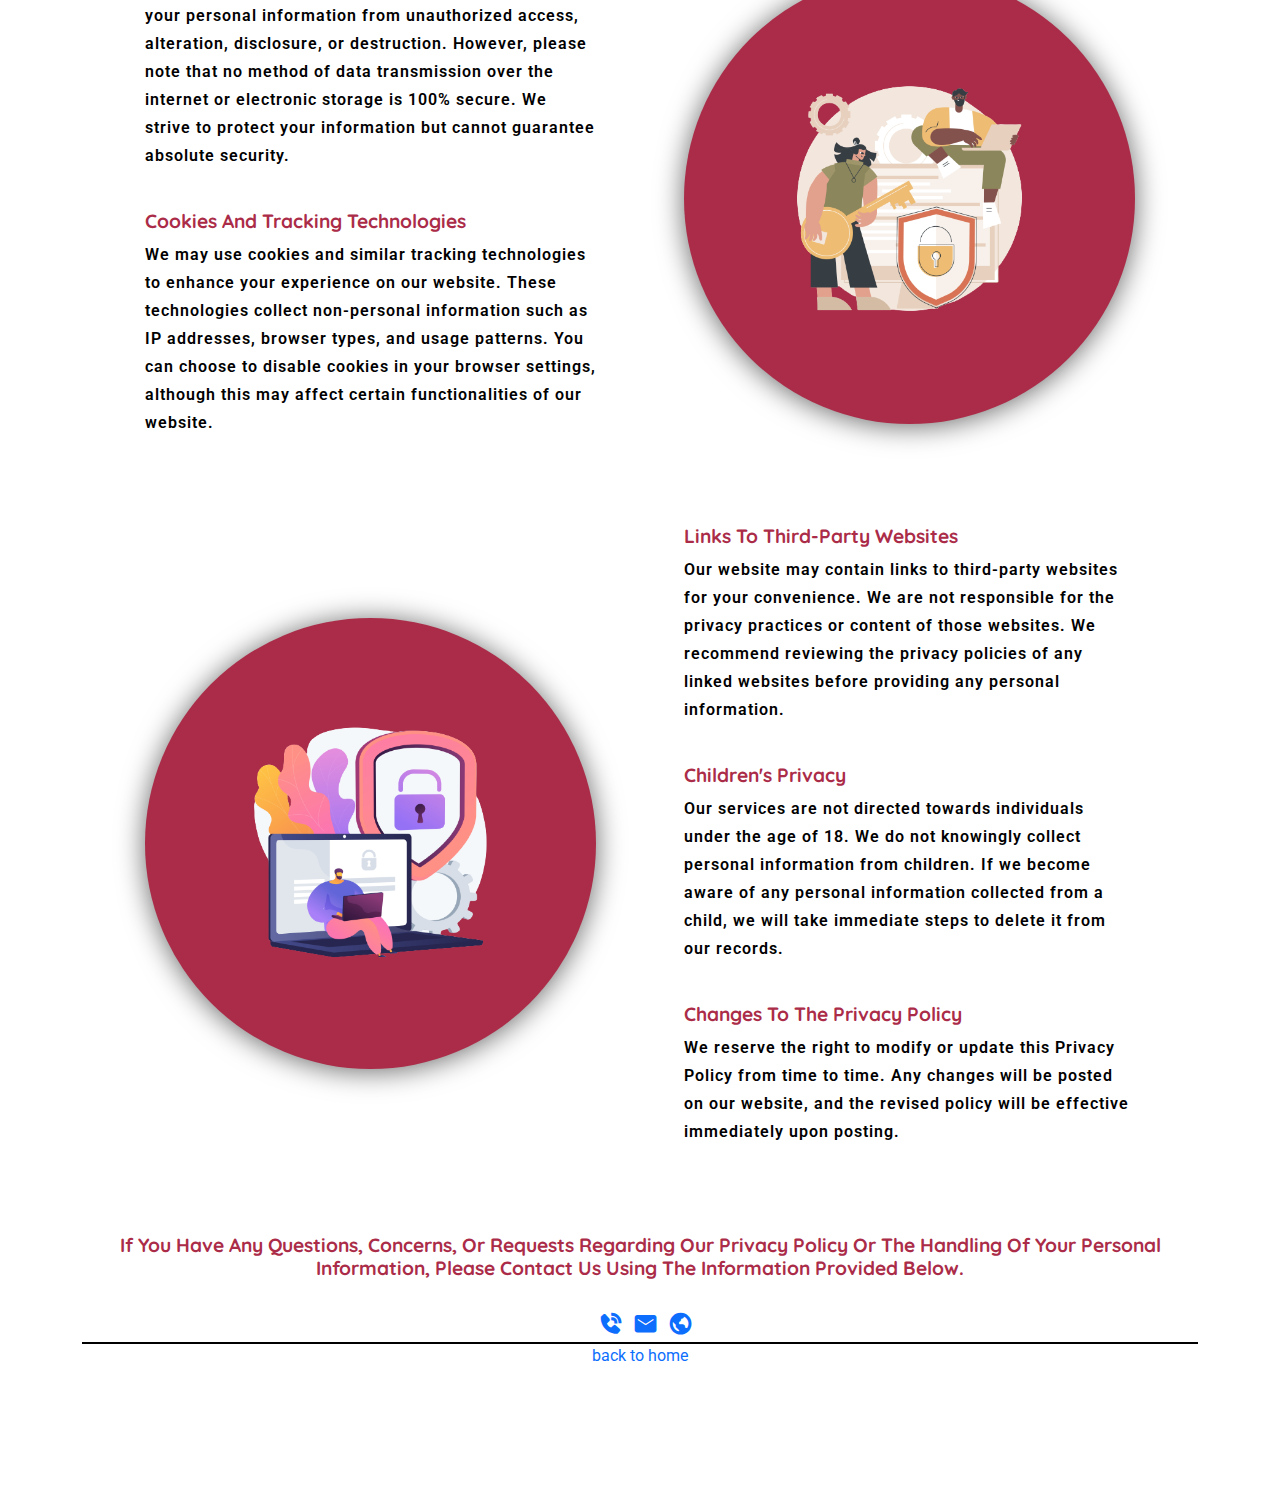
<file: cooking_landing_page/policy.html>
<!DOCTYPE html>
<html lang="en">

<head>
    <meta charset="UTF-8">
    <meta name="viewport" content="width=device-width, initial-scale=1.0">
    <title>privacypolicy</title>
    <link rel="stylesheet" href="https://cdn.jsdelivr.net/npm/bootstrap@4.0.0/dist/css/bootstrap.min.css"
        integrity="sha384-Gn5384xqQ1aoWXA+058RXPxPg6fy4IWvTNh0E263XmFcJlSAwiGgFAW/dAiS6JXm" crossorigin="anonymous">
    <link rel="stylesheet" href="./bootstrap-5.3.0-dist/css/bootstrap.min.css">
    <link rel="stylesheet" href="./css/boxicons.min.css">
    <link rel="stylesheet" href="./css/owl.carousel.min.css">
    <link rel="stylesheet" href="./css/owl.theme.default.min.css">

    <link rel="stylesheet" href="./css/style.css">
</head>


<body>
    <!-- policy-->
    <section id="policy" class="policy">
        <div class="container">
            <div class="row">
                <div class="col-12 text-center gy-4 d-flex justify-content-center">
                    <h2 class="divider my-5">Privacy Policy </h2>
                </div>
            </div>
            <div class="row d-flex justify-content-evenly align-items-center gy-4 my-5">
                <div class="col-lg-5">
                    <p>At Appliance Service & Repair, we are committed to protecting the privacy and personal
                        information of our valued customers. This Privacy Policy outlines how we collect, use, and
                        safeguard the information you provide to us. By using our services, you agree to the terms and
                        practices described in this policy.</p>
                    <h5>Information Collection</h5>
                    <p>We may collect personal information such as your name, contact details, address, and appliance
                        details when you schedule a service or contact us for inquiries. This information is necessary
                        to provide you with our services effectively.</p>
                </div>
                <div class="col-lg-5">
                    <img src="./images/22112339_6538623-removebg-preview.png" alt="">
                </div>
            </div>

            <div class="row d-flex justify-content-evenly align-items-center gy-4 my-5">
                <div class="col-lg-5">
                    <img src="./images/privacy3.png" alt="">
                </div>
                <div class="col-lg-5">
                    <h5>Use of Information</h5>
                    <p>We use the collected information for the following purposes:</p>
                    <ul>
                        <li>To schedule and provide appliance services, repairs, and maintenance.</li>
                        <li>To communicate with you regarding your service requests, updates, and notifications.</li>
                        <li>To improve our services, customer support, and overall user experience.</li>
                        <li>To address any inquiries, concerns, or complaints you may have.</li>
                        <li>To comply with legal obligations or resolve disputes.</li>
                    </ul>
                    <br>
                    <h5>Information Sharing</h5>
                    <p>We do not sell, trade, or rent your personal information to third parties for marketing purposes.
                        However, we may share your information with trusted service partners and technicians involved in
                        providing the requested services. They are bound by confidentiality agreements and are only
                        authorized to use the information for service-related purposes.</p>
                </div>

            </div>
            <div class="row d-flex justify-content-evenly align-items-center gy-4 my-5">

                <div class="col-lg-5">
                    <h5>Data Security</h5>
                    <p>We implement reasonable security measures to protect your personal information from unauthorized
                        access, alteration, disclosure, or destruction. However, please note that no method of data
                        transmission over the internet or electronic storage is 100% secure. We strive to protect your
                        information but cannot guarantee absolute security.</p>
                    <br>
                    <h5>Cookies and Tracking Technologies</h5>
                    <p>We may use cookies and similar tracking technologies to enhance your experience on our website.
                        These technologies collect non-personal information such as IP addresses, browser types, and
                        usage patterns. You can choose to disable cookies in your browser settings, although this may
                        affect certain functionalities of our website.</p>
                </div>
                <div class="col-lg-5">
                    <img src="./images/privacy2.png" alt="">
                </div>

            </div>

            <div class="row d-flex justify-content-evenly align-items-center gy-4 my-5">
                <div class="col-lg-5">
                    <img src="./images/p4.png" alt="">
                </div>
                <div class="col-lg-5">
                    <h5>Links to Third-Party Websites</h5>
                    <p>Our website may contain links to third-party websites for your convenience. We are not
                        responsible for the privacy practices or content of those websites. We recommend reviewing the
                        privacy policies of any linked websites before providing any personal information.</p>
                    <br>
                    <h5>Children's Privacy</h5>
                    <p>Our services are not directed towards individuals under the age of 18. We do not knowingly
                        collect personal information from children. If we become aware of any personal information
                        collected from a child, we will take immediate steps to delete it from our records.</p>

                    <br>
                    <h5>Changes to the Privacy Policy</h5>
                    <p>We reserve the right to modify or update this Privacy Policy from time to time. Any changes will
                        be posted on our website, and the revised policy will be effective immediately upon posting.</p>
                </div>

            </div>
            <div class="row">
                <div class="col-12 text-center gy-4 d-flex justify-content-center">
                    <h5 class="">If you have any questions, concerns, or requests regarding our Privacy Policy or the
                        handling of your personal information, please contact us using the information provided below.
                    </h5>
                </div>
            </div>
            <div class="row">
                <div class="col-12 text-center gy-4 d-flex justify-content-center">
                    <div><a class="call" href="tel:18001025451"><i class='bx bxs-phone-call'></i></a></div>
                    <div><a class="email" href="mailto: info@dialforhelp24x7.in"><i class='bx bxs-envelope'></i></a></div>
                    <div><a class="" href="www.dialforhelp24x7.in"><i class='bx bx-world'></i></a></div>

                </div>
            </div>
            <div class="line"></div>
            <div class="row text-center">
            <a href="./index.html">back to home</a>
        </div>
        </div>
    </section>
    <!--//policy-->
    
<script src="https://cdn.jsdelivr.net/npm/bootstrap@4.0.0/dist/js/bootstrap.min.js"
integrity="sha384-JZR6Spejh4U02d8jOt6vLEHfe/JQGiRRSQQxSfFWpi1MquVdAyjUar5+76PVCmYl"
crossorigin="anonymous"></script>
<script src="./bootstrap-5.3.0-dist/js/bootstrap.bundle.js"></script>
<script src="./javascript/jquery.min.js"></script>
<script src="./javascript/owl.carousel.min.js"></script>
<script src="./javascript/app.js"></script>
<script src="https://unpkg.com/aos@2.3.1/dist/aos.js"></script>
<script src="./javascript/animation.js"></script>


</body>

</html>
</file>
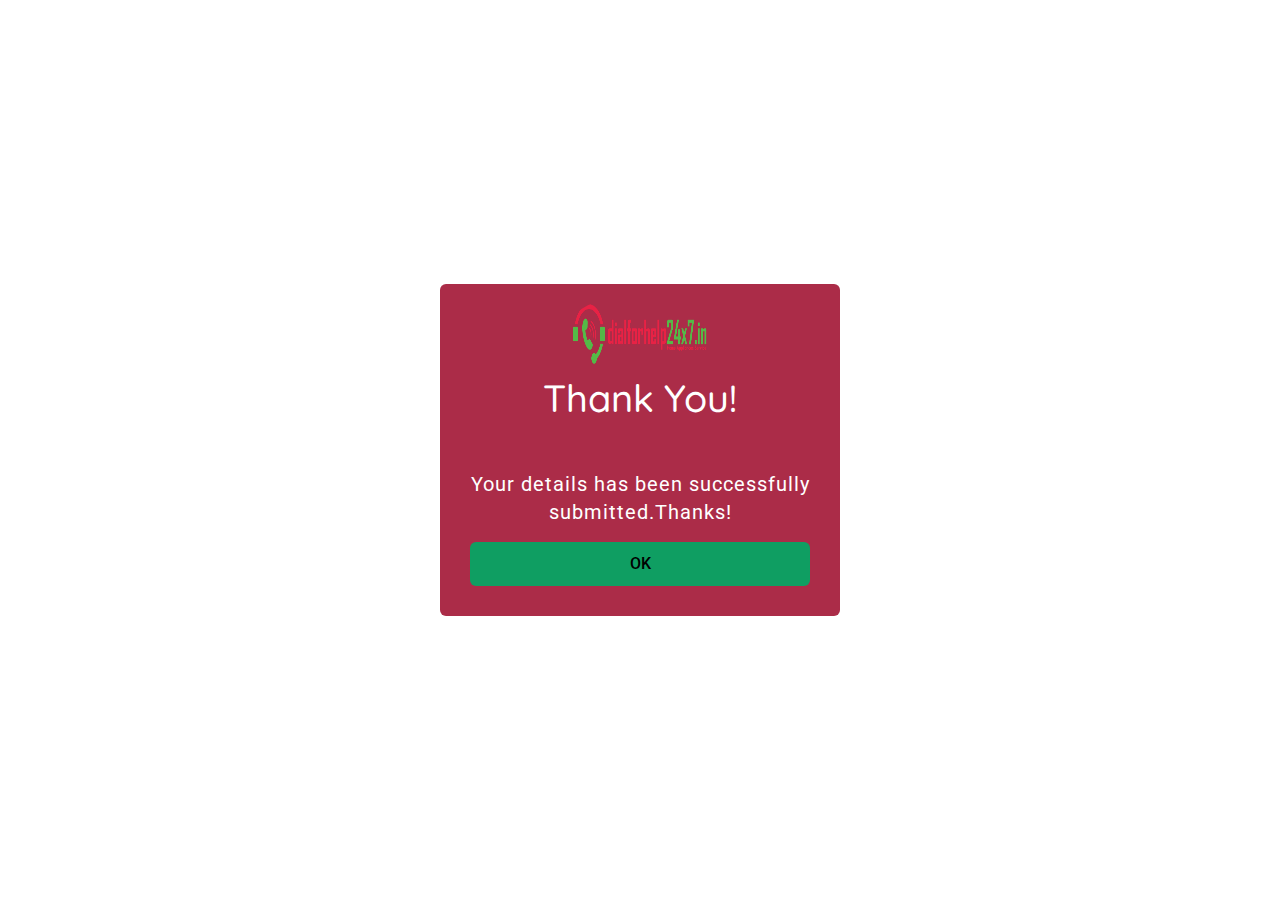
<file: cooking_landing_page/submit.html>
<!DOCTYPE html>
<html lang="en">

<head>
    <meta charset="UTF-8">
    <meta name="viewport" content="width=device-width, initial-scale=1.0">
    <title>thankyoupage</title>
    <link rel="stylesheet" href="https://cdn.jsdelivr.net/npm/bootstrap@4.0.0/dist/css/bootstrap.min.css"
        integrity="sha384-Gn5384xqQ1aoWXA+058RXPxPg6fy4IWvTNh0E263XmFcJlSAwiGgFAW/dAiS6JXm" crossorigin="anonymous">
    <link rel="stylesheet" href="./bootstrap-5.3.0-dist/css/bootstrap.min.css">
    <link rel="stylesheet" href="./css/boxicons.min.css">
    <link rel="stylesheet" href="./css/owl.carousel.min.css">
    <link rel="stylesheet" href="./css/owl.theme.default.min.css">

    <link rel="stylesheet" href="./css/style.css">
</head>


<script src="https://cdn.jsdelivr.net/npm/bootstrap@4.0.0/dist/js/bootstrap.min.js"
    integrity="sha384-JZR6Spejh4U02d8jOt6vLEHfe/JQGiRRSQQxSfFWpi1MquVdAyjUar5+76PVCmYl"
    crossorigin="anonymous"></script>
<script src="./bootstrap-5.3.0-dist/js/bootstrap.bundle.js"></script>
<script src="./javascript/jquery.min.js"></script>
<script src="./javascript/owl.carousel.min.js"></script>
<script src="./javascript/app.js"></script>
<script src="https://unpkg.com/aos@2.3.1/dist/aos.js"></script>
<script src="./javascript/animation.js"></script>

<body id="card-body">
    <div class="container-fluid"><div class="row">

        <div class="card-sub">
            <div class="img-logo"><img src="./images/logofinal" alt=""></div>
            <h2>Thank You!</h2>
            <p>Your details has been successfully submitted.Thanks!</p>
            <a href="./index.html"><button type="button">OK</button></a>
        
        </div>
    </div></div>

    <script src="https://cdn.jsdelivr.net/npm/bootstrap@4.0.0/dist/js/bootstrap.min.js"
    integrity="sha384-JZR6Spejh4U02d8jOt6vLEHfe/JQGiRRSQQxSfFWpi1MquVdAyjUar5+76PVCmYl"
    crossorigin="anonymous"></script>
<script src="./bootstrap-5.3.0-dist/js/bootstrap.bundle.js"></script>
<script src="./javascript/jquery.min.js"></script>
<script src="./javascript/owl.carousel.min.js"></script>
<script src="./javascript/app.js"></script>
<script src="https://unpkg.com/aos@2.3.1/dist/aos.js"></script>
<script src="./javascript/animation.js"></script>
</body>
</html>
</file>
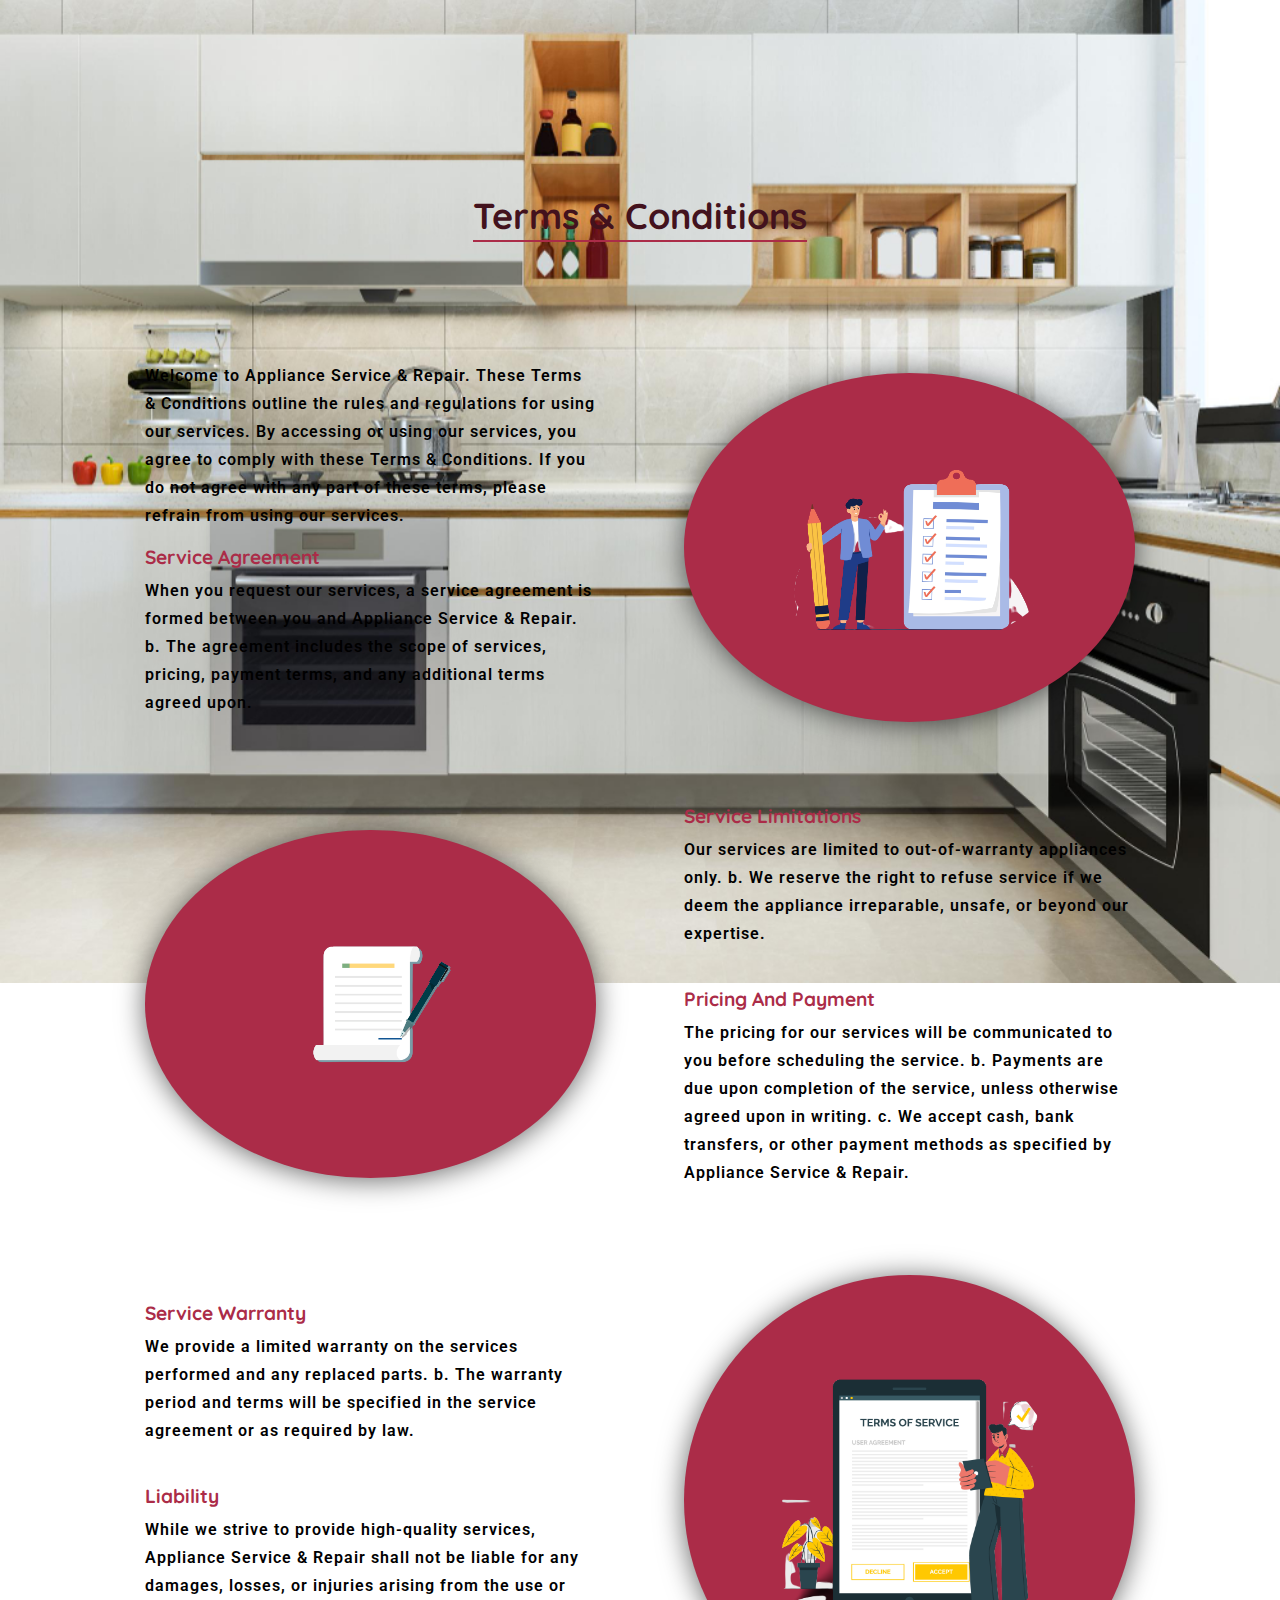
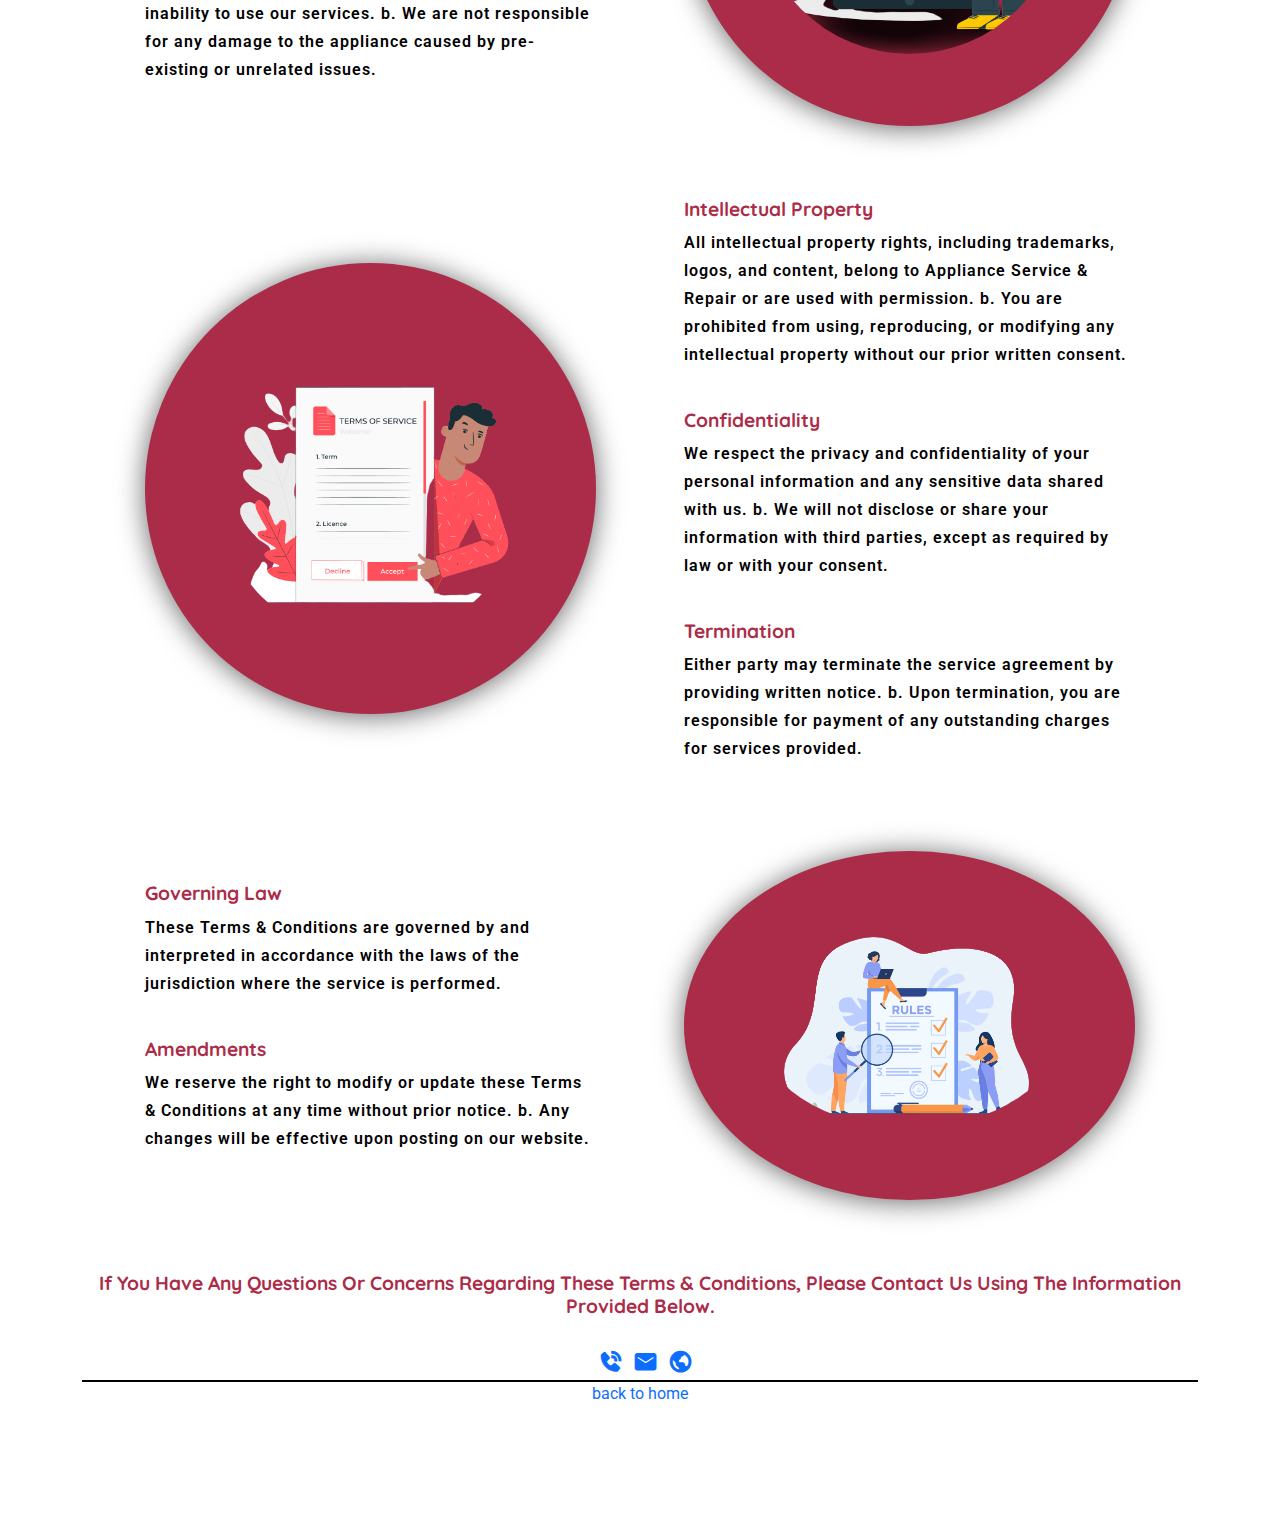
<file: cooking_landing_page/term.html>
<!DOCTYPE html>
<html lang="en">

<head>
    <meta charset="UTF-8">
    <meta name="viewport" content="width=device-width, initial-scale=1.0">
    <title>terms&conditions</title>
    <link rel="stylesheet" href="https://cdn.jsdelivr.net/npm/bootstrap@4.0.0/dist/css/bootstrap.min.css"
        integrity="sha384-Gn5384xqQ1aoWXA+058RXPxPg6fy4IWvTNh0E263XmFcJlSAwiGgFAW/dAiS6JXm" crossorigin="anonymous">
    <link rel="stylesheet" href="./bootstrap-5.3.0-dist/css/bootstrap.min.css">
    <link rel="stylesheet" href="./css/boxicons.min.css">
    <link rel="stylesheet" href="./css/owl.carousel.min.css">
    <link rel="stylesheet" href="./css/owl.theme.default.min.css">

    <link rel="stylesheet" href="./css/style.css">
</head>


<body>
    <!-- policy-->
    <section id="terms" class="terms">
        <div class="container">
            <div class="row">
                <div class="col-12 text-center gy-4 d-flex justify-content-center">
                    <h2 class="divider my-5">Terms & Conditions</h2>
                </div>
            </div>
            <div class="row d-flex justify-content-evenly align-items-center gy-4 my-5">
                <div class="col-lg-5">
                    <p>Welcome to Appliance Service & Repair. These Terms & Conditions outline the rules and regulations
                        for using our services. By accessing or using our services, you agree to comply with these Terms
                        & Conditions. If you do not agree with any part of these terms, please refrain from using our
                        services.</p>
                    <h5>Service Agreement</h5>
                    <p>When you request our services, a service agreement is formed between you and Appliance Service &
                        Repair. b. The agreement includes the scope of services, pricing, payment terms, and any
                        additional terms agreed upon.</p>
                </div>
                <div class="col-lg-5">
                    <img src="./images/t1.png" alt="">
                </div>
            </div>

            <div class="row d-flex justify-content-evenly align-items-center gy-4 my-5">
                <div class="col-lg-5">
                    <img src="./images/t2.png" alt="">
                </div>
                <div class="col-lg-5">
                    <h5>Service Limitations</h5>
                    <p>Our services are limited to out-of-warranty appliances only. b. We reserve the right to refuse
                        service if we deem the appliance irreparable, unsafe, or beyond our expertise.</p>
                    <br>
                    <h5>Pricing and Payment</h5>
                    <p>The pricing for our services will be communicated to you before scheduling the service. b.
                        Payments are due upon completion of the service, unless otherwise agreed upon in writing. c. We
                        accept cash, bank transfers, or other payment methods as specified by Appliance Service &
                        Repair.</p>
                </div>

            </div>
            <div class="row d-flex justify-content-evenly align-items-center gy-4 my-5">

                <div class="col-lg-5">
                    <h5>Service Warranty</h5>
                    <p>We provide a limited warranty on the services performed and any replaced parts. b. The warranty
                        period and terms will be specified in the service agreement or as required by law.</p>
                    <br>
                    <h5>Liability</h5>
                    <p>While we strive to provide high-quality services, Appliance Service & Repair shall not be liable
                        for any damages, losses, or injuries arising from the use or inability to use our services. b.
                        We are not responsible for any damage to the appliance caused by pre-existing or unrelated
                        issues.</p>
                </div>
                <div class="col-lg-5">
                    <img src="./images/t3.png" alt="">
                </div>

            </div>

            <div class="row d-flex justify-content-evenly align-items-center gy-4 my-5">
                <div class="col-lg-5">
                    <img src="./images/t4.png" alt="">
                </div>
                <div class="col-lg-5">
                    <h5>Intellectual Property</h5>
                    <p>All intellectual property rights, including trademarks, logos, and content, belong to Appliance
                        Service & Repair or are used with permission. b. You are prohibited from using, reproducing, or
                        modifying any intellectual property without our prior written consent.</p>
                    <br>
                    <h5>Confidentiality</h5>
                    <p>We respect the privacy and confidentiality of your personal information and any sensitive data
                        shared with us. b. We will not disclose or share your information with third parties, except as
                        required by law or with your consent.</p>

                    <br>
                    <h5>Termination</h5>
                    <p>Either party may terminate the service agreement by providing written notice. b. Upon
                        termination, you are responsible for payment of any outstanding charges for services provided.
                    </p>
                </div>

            </div>

            <div class="row d-flex justify-content-evenly align-items-center gy-4 my-5">

                <div class="col-lg-5">
                    <h5>Governing Law</h5>
                    <p>These Terms & Conditions are governed by and interpreted in accordance with the laws of the
                        jurisdiction where the service is performed.</p>
                    <br>
                    <h5>Amendments</h5>
                    <p>We reserve the right to modify or update these Terms & Conditions at any time without prior
                        notice. b. Any changes will be effective upon posting on our website.</p>
                </div>
                <div class="col-lg-5">
                    <img src="./images/t5.png" alt="">
                </div>

            </div>
            <div class="row">
                <div class="col-12 text-center gy-4 d-flex justify-content-center">
                    <h5 class="">If you have any questions or concerns regarding these Terms & Conditions, please
                        contact us using the information provided below.
                    </h5>
                </div>
            </div>
            <div class="row">
                <div class="col-12 text-center gy-4 d-flex justify-content-center">
                    <div><a class="call" href="tel:18001025451"><i class='bx bxs-phone-call'></i></a></div>
                    <div><a class="email" href="mailto: info@dialforhelp24x7.in"><i class='bx bxs-envelope'></i></a></div>
                    <div><a class="" href="www.dialforhelp24x7.in"><i class='bx bx-world'></i></a></div>


                </div>
            </div>
            <div class="line"></div>
            <div class="row text-center">
                <a href="./index.html">back to home</a>
            </div>
        </div>
    </section>
    <!--//policy-->
  

    <script src="https://cdn.jsdelivr.net/npm/bootstrap@4.0.0/dist/js/bootstrap.min.js"
    integrity="sha384-JZR6Spejh4U02d8jOt6vLEHfe/JQGiRRSQQxSfFWpi1MquVdAyjUar5+76PVCmYl"
    crossorigin="anonymous"></script>
<script src="./bootstrap-5.3.0-dist/js/bootstrap.bundle.js"></script>
<script src="./javascript/jquery.min.js"></script>
<script src="./javascript/owl.carousel.min.js"></script>
<script src="./javascript/app.js"></script>
<script src="https://unpkg.com/aos@2.3.1/dist/aos.js"></script>
<script src="./javascript/animation.js"></script>

</body>

</html>
</file>
<file: cooking_landing_page/css/style.css>
@import url('https://fonts.googleapis.com/css2?family=Bai+Jamjuree:wght@400;500;600;700&family=Belanosima:wght@400;600;700&family=Libre+Baskerville:wght@400;700&family=Open+Sans:ital@1&family=Playfair+Display&family=Roboto:wght@400;500;700&display=swap');
@import url('https://fonts.googleapis.com/css2?family=Bai+Jamjuree:wght@400;500;600;700&family=Belanosima:wght@400;600;700&family=Libre+Baskerville:wght@400;700&family=Open+Sans:ital@1&family=Playfair+Display&family=Quicksand:wght@400;500;700&family=Roboto:wght@400;500;700&display=swap');

body {
    font-family: 'Bai Jamjuree', sans-serif;
    font-family: 'Belanosima', sans-serif;
    font-family: 'Libre Baskerville', serif;
    font-family: 'Open Sans', sans-serif;
    font-family: 'Playfair Display', serif;
    font-family: 'Roboto', sans-serif;
    font-family: 'Bai Jamjuree', sans-serif;
    font-family: 'Belanosima', sans-serif;
    font-family: 'Libre Baskerville', serif;
    font-family: 'Open Sans', sans-serif;
    font-family: 'Playfair Display', serif;
    font-family: 'Quicksand', sans-serif;
    font-family: 'Roboto', sans-serif;
}

*,
*::after,
*::before {
    -webkit-box-sizing: border-box;
    box-sizing: border-box;
    margin: 0;
    padding: 0;
}

:active,
:hover,
:focus {
    outline: 0 !important;
    outline-offset: 0;
}

a,
a:hover {
    text-decoration: none !important;
}

a:hover {
    color: var(--primary-color) !important;
}
/* .navbar .nav-link.active {
    color: var(--black-color) !important;
} */


ul,
ol {
    margin: 0 !important;
    padding: 0 !important;
}

:root {
    --primary-color: #AB2C48;
    --secondry-color: #43121d;
    --third-color: #f98169;
    --white-color: #fff;
    --text-color: #555;
    --text-grey: #999;
    --black-color: #000;
    --primary-font: 'Roboto', sans-serif;
    --secondry-font: 'Quicksand', sans-serif;

}

html {
    scroll-behavior: smooth !important;
}

body {
    font-family: var(--primary-font) !important;
    font-size: 100% !important;
    font-weight: 400 !important;
}
img{
    max-width: 100% !important;
}

/* =============================================
Custom-Scrollbar
================================================ */
::-webkit-scrollbar {
    width: 0.625rem;
}

::-webkit-scrollbar-track {
    background: var(--white-color);
}

::-webkit-scrollbar-thumb {
    background: var(--primary-color);
}

/* =============================================
Custom-Css
================================================ */

h1 {
    font-size: 3rem;
    font-weight: 900;
    margin-bottom: 3rem;
    color: var(--secondry-color);
}

h2 {
    font-size: 2.25rem;
    font-weight: 700;
    margin-bottom: 3rem;
    text-transform: capitalize;
    font-family: var(--secondry-font);
    color: var(--secondry-color);
    line-height: 3rem;
}
h4{
    
        font-size: 18px;
        font-weight: 800;
        margin-bottom: 3rem;
        text-transform: capitalize;
        font-family: var(--secondry-font);
        color: var(--secondry-color);
        /* line-height: 3rem; */
        margin-bottom: 0.5rem;

    
}

h5{
    
    font-size: 1rem;
    font-weight: 700;
    margin-bottom: 3rem;
    text-transform: capitalize;
    font-family: var(--secondry-font);
    color: var(--primary-color);
    /* line-height: 3rem; */
    margin-bottom: 0.5rem;


}
p{
font-size: 1rem;
color: var(--text-color);
font-weight: 400;
line-height: 1.75rem;
letter-spacing: 1px;
}

.main-btn{
    display: inline-block;
    padding: 0.625rem 1.875rem;
    line-height: 1.5625rem;
    background-color: var(--primary-color);
    border: 0.1875rem solid var(--primary-color);
    color: var(--white-color);
    font-size: 0.9375rem;
    font-weight: 600;
    text-transform: capitalize;
    box-shadow: 0px 2px 10px -1px rgb(0, 0, 0 /19%);
    -webkit-transition: all 0.4s ease-out 0s;
    -o-transition: all 0.4s ease-out 0s;
    -moz-transition:all 0.4s ease-out 0s; ;
    transition: all 0.4s ease-out 0s;
    border-radius: 8px;
}

.white-btn{
    /* display: inline-block; */
    padding: 0.625rem 1.875rem;
    line-height: 25px;
    background-color: var(--white-color);
    border: 0.1875rem solid var(--white-color);
    color: var(--text-color);
    font-size: 0.9375rem;
    font-weight: 600;
    text-transform: capitalize;
    box-shadow: 0px 2px 10px -1px rgb(0, 0, 0 /19%);
    -webkit-transition: all 0.4s ease-out 0s;
    -o-transition: all 0.4s ease-out 0s;
    -moz-transition:all 0.4s ease-out 0s; ;
    transition: all 0.4s ease-out 0s;
    border-radius: 8px;
}
.main-btn:hover{
    background-color: transparent;
    color: var(--primary-color);
}

.white-btn:hover{
    background-color: transparent;
    color: var(--primary-color);
    border-color: var(--primary-color);
}

.wrapper{
    padding-top: 8.25rem;
    padding-bottom: 8.25rem;
}
.text-content{
    width: 70%;
    margin: auto;
}
.counter-section h2,.textimonial-section h2,.book-food-text h2{
    color: var(--white-color);
}
/*===================================
          Header Design 
 ================================== */

 .navigation-wrap{
    position: fixed;
    width: 100%;
    left: 0;
    z-index: 1000;
    -webkit-transition:all 0.3s ease-out ;
    transition: all 0.3s ease-out;

 }
 .navigation-wrap .nav-item{
    padding: 0 0.625rem;
    transition: all 200ms linear;

 }
 .navbar-toggler{
    outline: unset;
    border: unset;
    box-shadow: none;
 }
 .nav-link{
    font-size: 0.9375rem;
    font-weight: 600;
    text-transform: capitalize;
    color: var(--primary-color);
    letter-spacing: 1px;
 }
 .navigation-wrap .main-btn{
    padding: 0.3125rem 1.4375rem;
    box-shadow: none;
    margin-left: 0.625rem;
 }
 /*===================================
        navbar on scroll
 ================================== */
 .navigation-wrap.scroll-on{
    position: fixed;
    top: 0;
    left: 0;
    width: 100%;
    background: var(--white-color);
    box-shadow: 0 0.125rem 1.75rem 0 rgb(0,0,0,0.6);
    transition: all 0.15s ease-in 0s ;
 }

  /*===================================
        Banner
    ================================== */
 .top-banner{
    width: 100%;
    background: url(../images/empty-modern-room-with-furniture.jpg) no-repeat center;
    background-size: cover;
    padding: 16.875rem 0 9.375rem;
 }

 
  /*===================================
        counter
    ================================== */
    .counter-section{
        background: var(--primary-color);
        padding: 2.5rem 0;
    }
    .counter-section p{
        color: var(--white-color);
        text-transform: uppercase;
    }

     /*===================================
        About section
    ================================== */

    .about-sec{
        padding-top: 120px;
        padding-bottom: 120px;
    }
    .about-sec img{
        width: 100% !important;
        box-shadow: 0 0.125rem 1.75rem 0 rgb(0,0,0,0.6);
    }
    .divider{
        border-bottom: 2px solid var(--primary-color);
        
    }

     /*===================================
       Our Services
    ================================== */
    .serv{
        width: 100%;
        background: url(../images/3d-rendering-modern-kitchen-counter-with-white-biege-design.jpg) no-repeat center;
        background-size: cover;
        padding: 16.875rem 0 9.375rem;
        position: relative;
        background-attachment: fixed;
        /* padding-top: 120px;
        padding-bottom: 120px; */
    }
    .intro{
        color: var(--black-color);
        font-size: 1.3rem;
        font-weight: 600;
    }
    .card{
        height: 500px;
        box-shadow: 0 0.125rem 1.75rem 0 rgb(0,0,0,0.6);
        transition: all 0.4s ease-out;
        margin-left: 1.5rem;
        margin-right: 1.5rem;
    }
    .card:hover{
        transform: scale(1.11);
    }
    .card-body i{
        font-weight: 500;
        font-size: 50px;
        margin: 1.5rem;
        color: var(--primary-color);
    }
    .card-body h3{
        color: var(--secondry-color);
    }
    /*===================================
       Why-us
    ================================== */
    .why{
        padding-top: 120px;
        padding-bottom: 120px;
    }

    .why img{
        padding: 4.5rem 4.5rem;
        border-radius: 100%;
        background-color: var(--primary-color);
        box-shadow: 0 0.125rem 1.75rem 0 rgb(0,0,0,0.6);
    }
   .why h4 i{
    font-size: 30px;
    font-weight: 500;
    color: green;
   }
   .why .cin{
    display: inline-block;
    text-align: center;
    margin:0 auto;
   
   }
/*===================================
       Brands
================================== */
.brands{
    width: 100%;
        background: url(../images/3d-rendering-modern-kitchen-counter-with-white-biege-design.jpg) no-repeat center;
        background-size: cover;
        padding: 16.875rem 0 9.375rem;
        position: relative;
        background-attachment: fixed;
        padding-top: 120px;
        padding-bottom: 120px;
}
   .single-box{
    border: 1px solid var(--white-color);
    border-radius: 20px;
    overflow: hidden;
    background-color: var(--white-color);
   }
   .single-box:hover img{
    transform: scale(1.1);
   }
   .img-area{
    overflow: hidden;
    padding: 1.2rem 0 1.2rem;
   }
   .img-area img{
    height: 80px;
    width: 100%;
    margin: 0 auto;
    transition: all 0.4s ease;
    max-width: 230px !important;
   }
   .brands .brandserv p{
    color: var(--primary-color);
    font-weight: 600;
    font-size: 1.2rem;
   }
   .team-slider .owl-dots{
    position: absolute;
    left: 0;
    right: 0;
    bottom: -60px;
    text-align: center;
    width: 100%;
   }
   .team-slider button.owl-dot{
    width: 16px;
    height:16px ;
    display: inline-block;
    margin: 0 6px;
    text-align: center;
    border-radius: 50%;
    background-color: var(--black-color);
   }
   .team-slider button.owl-dot.active{
    background-color: var(--primary-color);
   }
   .move-animation{
    position: relative;
    animation: move-animation 2s ease-in-out infinite;
   }
   @keyframes move-animation {
    0%{
        top: 3px;;
    }
    
    50%{
        top: -3px;;
    }
    100%{
        top: 3px;;
    }
   }
   .con-row{
    padding-top: 80px;
   }
/*===================================
    reviews
================================== */
   .reviews{
    width: 100%;
        background: url(../images/3d-rendering-modern-kitchen-counter-with-white-biege-design.jpg) no-repeat center;
        background-size: cover;
        padding: 16.875rem 0 9.375rem;
        position: relative;
        background-attachment: fixed;
        padding-top: 120px;
        padding-bottom: 120px;
      

   }
   .review .person i{
    font-size: 75px;
    font-weight: 600;
    color: var(--secondry-color);
    padding: 1.1rem;
    border-radius: 100%;
    box-shadow: 0 0.125rem 1.75rem 0 rgb(0,0,0,0.6);

   }
  .review .quote-icon{
    font-size: 40px;
    color: var(--primary-color);

  }
  .review .star{
    color: goldenrod;
  }
  .carousel-indicators {
    margin-bottom: -3rem !important;
  }
  .carousel-indicators [data-bs-target]{
    background-color: black !important;
  }
  .carousel-control-next-icon, .carousel-control-prev-icon {
    background-color: var(--black-color) !important;
  }
  .carousel-inner h5{
    font-size: 1.3rem;
  }
  /*===================================
    Contact
================================== */
.contact{
    background: var(--primary-color);
    padding-top: 30px;
    padding-bottom: 30px;
}
.contact h5{
    color: var(--black-color);
    font-size: 1.2rem;
}
.contact p{
    color: var(--white-color);
}
.contact img{
    height: 400px;
    width: 400px;
    border-radius: 100%;

}
.contact-now:hover{
    background-color: var(--white-color) !important;
    color: var(--secondry-color) !important;
    border:2px solid var(--secondry-color);
}
/*===================================
    Contact-us
================================== */
.contact-us{
    width: 100%;
    background: url(../images/3d-rendering-modern-kitchen-counter-with-white-biege-design.jpg) no-repeat center;
    background-size: cover;
    padding: 16.875rem 0 9.375rem;
    position: relative;
    background-attachment: fixed;
    padding-top: 120px;
    padding-bottom: 120px;

}
.contact-us .form-control{
    border-radius: 0;

}
.contact-us .form-control:focus{
    box-shadow: none;
    border-color: var(--primary-color) !important;
}
.contact-us input.form-control{
    height: 47px;
}
/*===================================
    Disclaimer
================================== */
.disclaim{
    padding-top: 50px;
    padding-bottom: 50px;
}
.disclaim p{
    font-size: 1.1rem !important;
}

/*===================================
    Footer
================================== */


footer {
    padding-top: 50px;
    padding-bottom: 30px;
    background: var(--primary-color);
    color: var(--white-color) !important;
}
footer p{
    color: var(--white-color);
    font-size: 1.1rem;
}
footer p i{
    font-size: 22px;
}
footer .add p{
    font-size: 12px !important;
}
footer h5{
    color: var(--black-color);
    font-size: 1.2rem;
}

footer ul li {
    list-style: none;
}
footer ul li a{
    font-size: 14px;
    color: var(--white-color);
    transition: all 0.4s ease-in-out;
    cursor: pointer;
}
footer ul li a:hover{
    color: var(--white-color) !important;
    font-size: 1.1rem;
    transform: scale(1.1) !important;
}
footer ul li a i{
    font-size: 22px;
}

.icon-social a i {
    background: rgb(122, 118, 118);
    font-weight: 700;
    font-size: 32px;
    margin-right: 8px;
    border-radius: 100%;
    padding: 10px;
    text-align: center;
    transition: all 0.4s ease-in-out;
}

#footer .footer-top .logo img {
    height: 80px !important;
    width: 200px !important;
    padding: 10px !important;
    background: var(--white-color) !important;
    border-radius: 10px !important;
}

.icon-social {
    display: flex;
    justify-content: center;
}
.icon-social a i{
    color: var(--white-color);
}
.icon-social a i:hover {
    color: var(--white-color);
    transform: scale(1.2);
}
.web{
    color: var(--white-color) !important;
    font-weight: 500;
    font-size: 1rem !important;
    transition: all 0.4s ease-in-out;
}
.web:hover{
    color: var(--white-color) !important;
    font-weight: 600 !important;
    transform: scale(1.1) !important;
}
.footer-bottom{
    border-top: 2px solid white;
}
.footer-bottom p{
    font-size: 14px;
}
.footer .logo{
    font-size: 25px;
    color: var(--white-color);
}
/*===================================
    policy
================================== */
.policy{
        width: 100%;
        background: url(../images/3d-rendering-modern-kitchen-counter-with-white-biege-design.jpg) no-repeat center;
        background-size: cover;
        padding: 16.875rem 0 9.375rem;
        position: relative;
        background-attachment: fixed;
        padding-top: 120px;
        padding-bottom: 120px;
      
    
}

.policy img{
    padding: 4.5rem 4.5rem;
    border-radius: 100%;
    background-color: var(--primary-color);
    box-shadow: 0 0.125rem 1.75rem 0 rgb(0,0,0,0.6);
}
 .line{
    height: 2px;
    width: 100%;
    background-color: var(--black-color);
}
.policy h5{
    font-weight: 700;
    font-size: 1.2rem;
}
.policy p{
    color: var(--black-color);
    font-weight: 600;
}
.policy a i{
    font-weight: 700;
    font-size: 25px;
    /* color: var(--white-color); */
    margin-left: 10px;
}

/*===================================
    terms
================================== */
.terms{
    width: 100%;
    background: url(../images/3d-rendering-modern-kitchen-counter-with-white-biege-design.jpg) no-repeat center;
    background-size: cover;
    padding: 16.875rem 0 9.375rem;
    position: relative;
    background-attachment: fixed;
    padding-top: 120px;
    padding-bottom: 120px;
  

}

.terms img{
padding: 4.5rem 4.5rem;
border-radius: 100%;
background-color: var(--primary-color);
box-shadow: 0 0.125rem 1.75rem 0 rgb(0,0,0,0.6);
}
.line{
height: 2px;
width: 100%;
background-color: var(--black-color);
}
.terms h5{
font-weight: 700;
font-size: 1.2rem;
}
.terms p{
color: var(--black-color);
font-weight: 600;
}
.terms a i{
font-weight: 700;
font-size: 25px;
/* color: var(--white-color); */
margin-left: 10px;
}



@media (max-width: 1024px) {
}

@media (max-width: 991px) {
    /*custom class*/
    .text-content{
        width: 100%;

    }
      /* navbar brand*/
      .navigation-wrap.navbar-brand img{
        height: 3.8125rem;
    
      } 
      .navigation-wrap{
        text-align: center;
        background-color: var(--white-color);
      }
      .navigation-wrap .nav-link{
        line-height: 1.875rem;
      }

       /*Banner Design*/
       .top-banner{
        padding: 9.375rem 0 9.375rem;
       }


}

@media (max-width: 767px) {
      /*custom class*/
      h1{
        font-size: 2.8rem;
      }
      h2{
        font-size: 2rem;
        line-height: 2.0625rem;
      }
      /*Banner Design*/
      .top-banner{
        padding: 10.875rem 0 9.375rem;
      }
}

@media (max-width: 330px) {
}

    
/*===================================
    logo
================================== */
.logo-img img{
    height: 80px;
    width: 200px;
}

/*===================================
    thanyou-page
================================== */
#card-body{
    position: relative;
    height: 100vh;
    width: 100%;
   
}
 .card-sub{
    background: var(--primary-color) !important;
    width: 400px;
    background: #fff;
    border-radius: 6px;
    position: absolute;
    top: 50%;
    left: 50%;
     transform: translate(-50%,-50%);
    text-align: center;
    padding: 0 30px 30px;
    color: #333;
   
 }
 
 .card-sub .img-logo img{
    width: 150px;
    height: 80px;
    background-position: center;
    margin-top: 10px;
    border-radius: 100%;
 }

  .card-sub h2{
    font-size: 38px !important;
    font-weight: 500 !important;
    color: var(--white-color) !important;

  }
  .card-sub p{
    font-size: 20px !important;
    font-weight: 400 !important;
    color: var(--white-color);
  }

  .card-sub button{
    padding: 10px;
    font-weight: 500 !important;
    border: 0;
    outline: none;
    border-radius: 6px;
    width: 100%;
    background-color: #0f9e62;
    transition: all 0.4s ease-in-out;
    cursor: pointer;
  }
  .card-sub button:hover{
    background-color: #033822;
    color: white;
  }

  /*===================================
    call-us
================================== */

  .stick-bot{
    background-color: rgb(2, 2, 15) !important;
    padding: 7px 15px;
  }

.ttt{
    color: #fff !important;
    text-decoration: none !important;
}
.ttt:hover{
    color: white !important;
}
.call-us{
    /* display: none; */
    position: sticky !important;
    bottom: 0 !important;
    z-index: 111;
}



/* Styles for mobile view */
@media (max-width: 767px) {
    .call-us {
 position: fixed !important;
  left: 0 !important;
  bottom: 0 !important;
  width: 100%;
  text-align: center;
      
      
    }
    h2{
        font-size: 28px !important;
    }
  }
  
  
  @media (min-width: 768px) {
    .call-us {
      display: none !important;
      
    }
    .selectoption{
        width: 100%;
    }
     
  }
</file>
